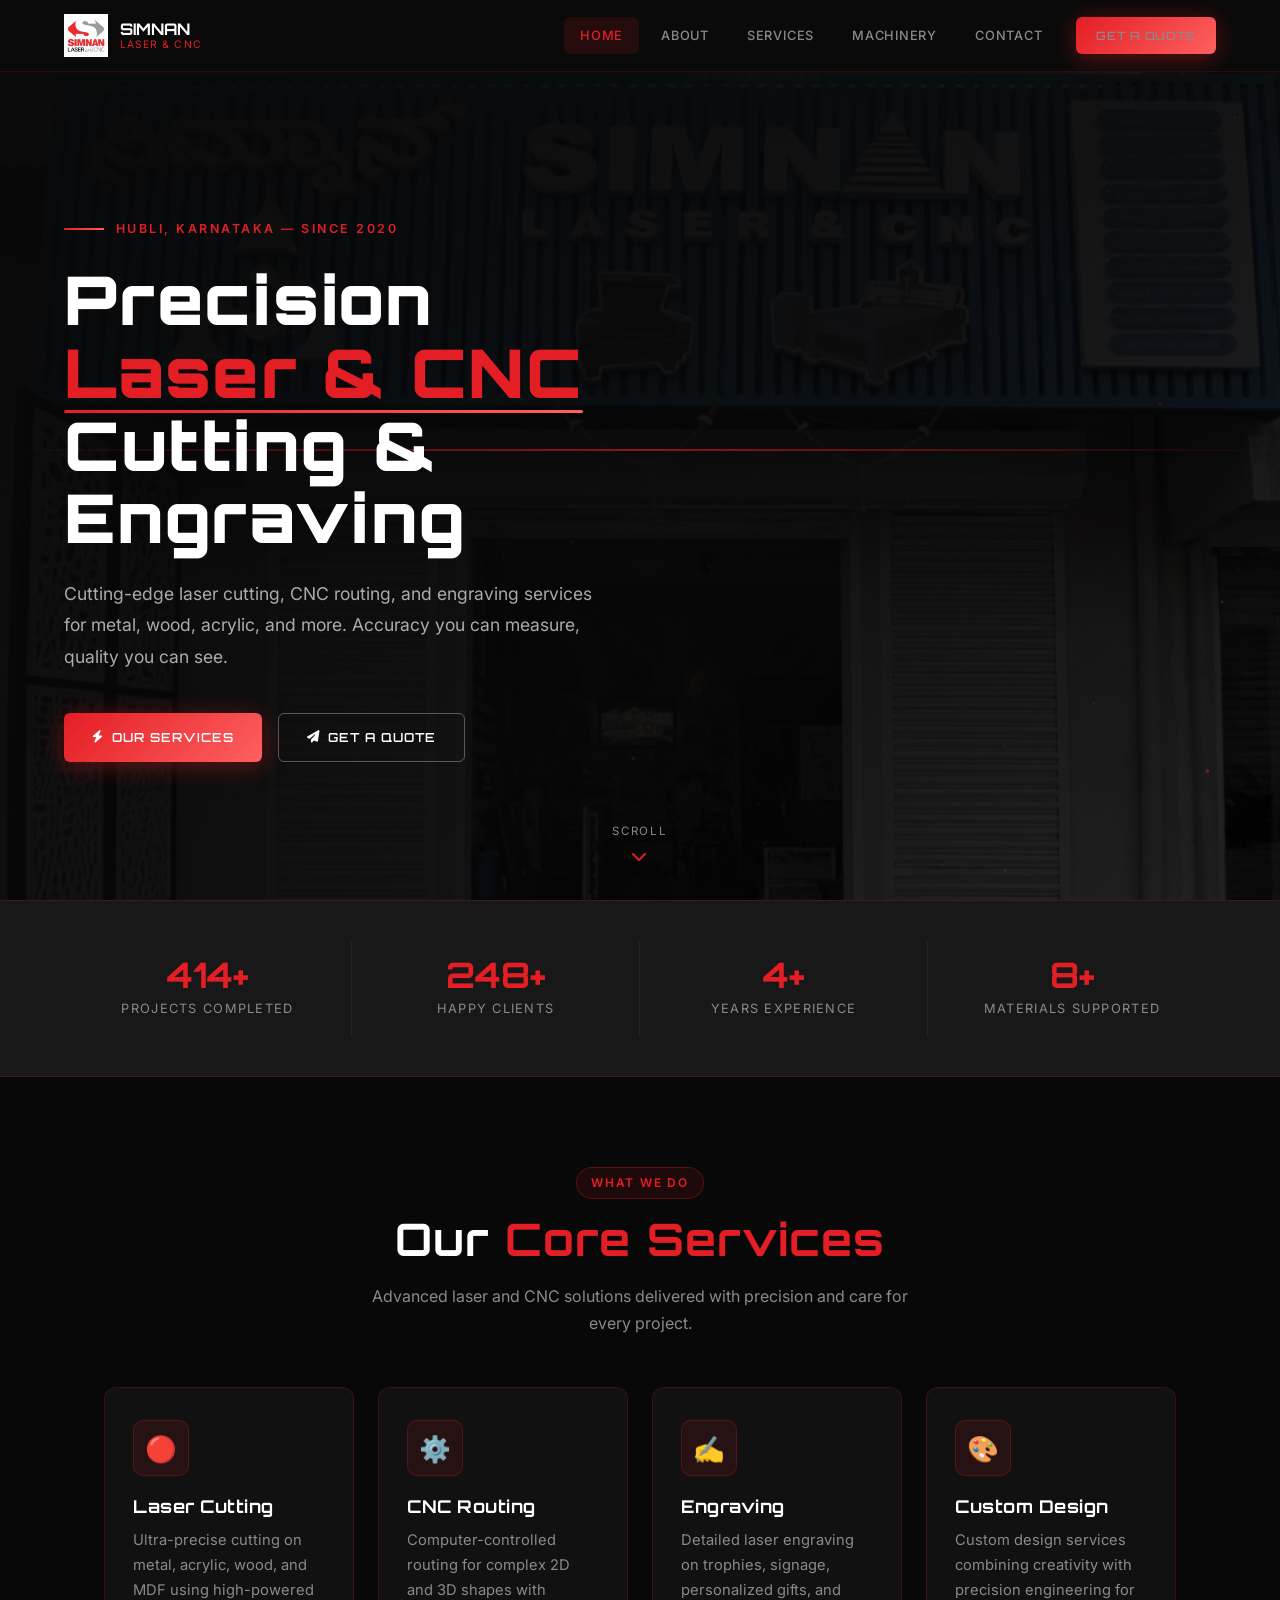
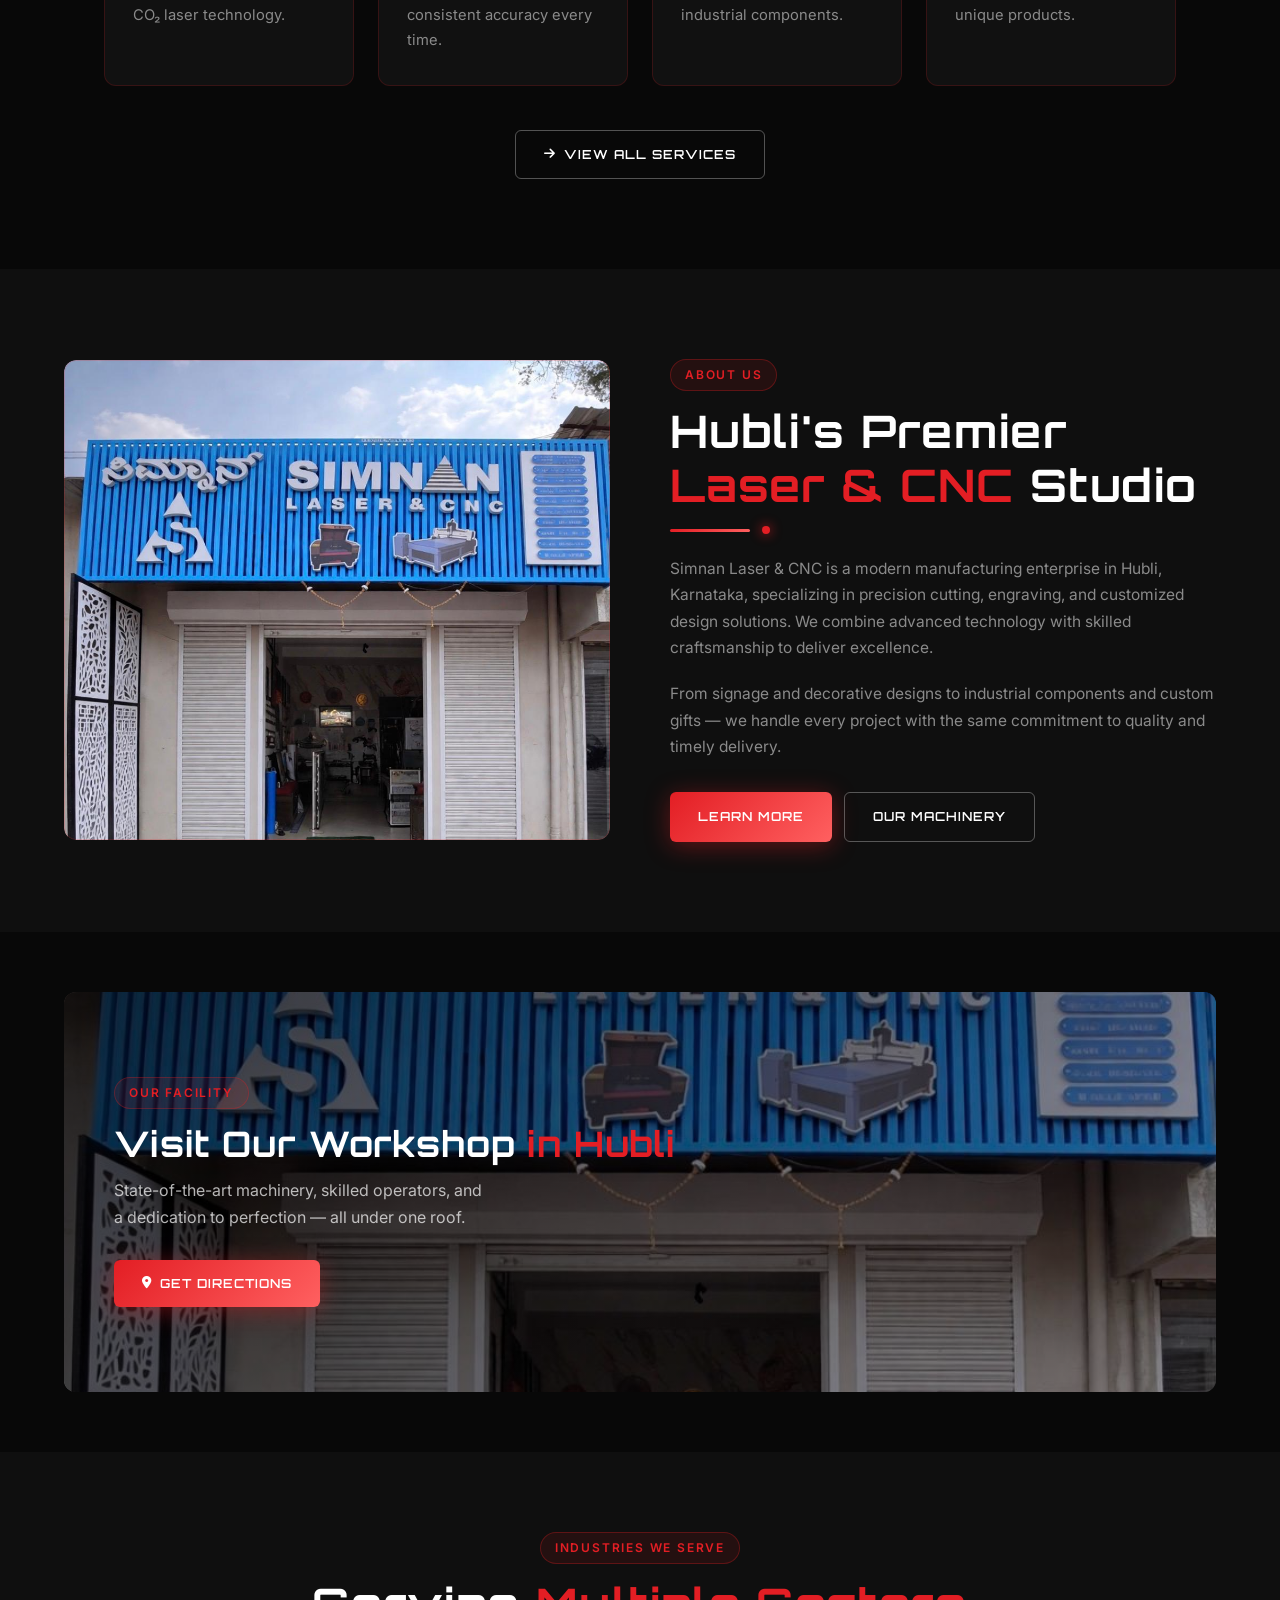
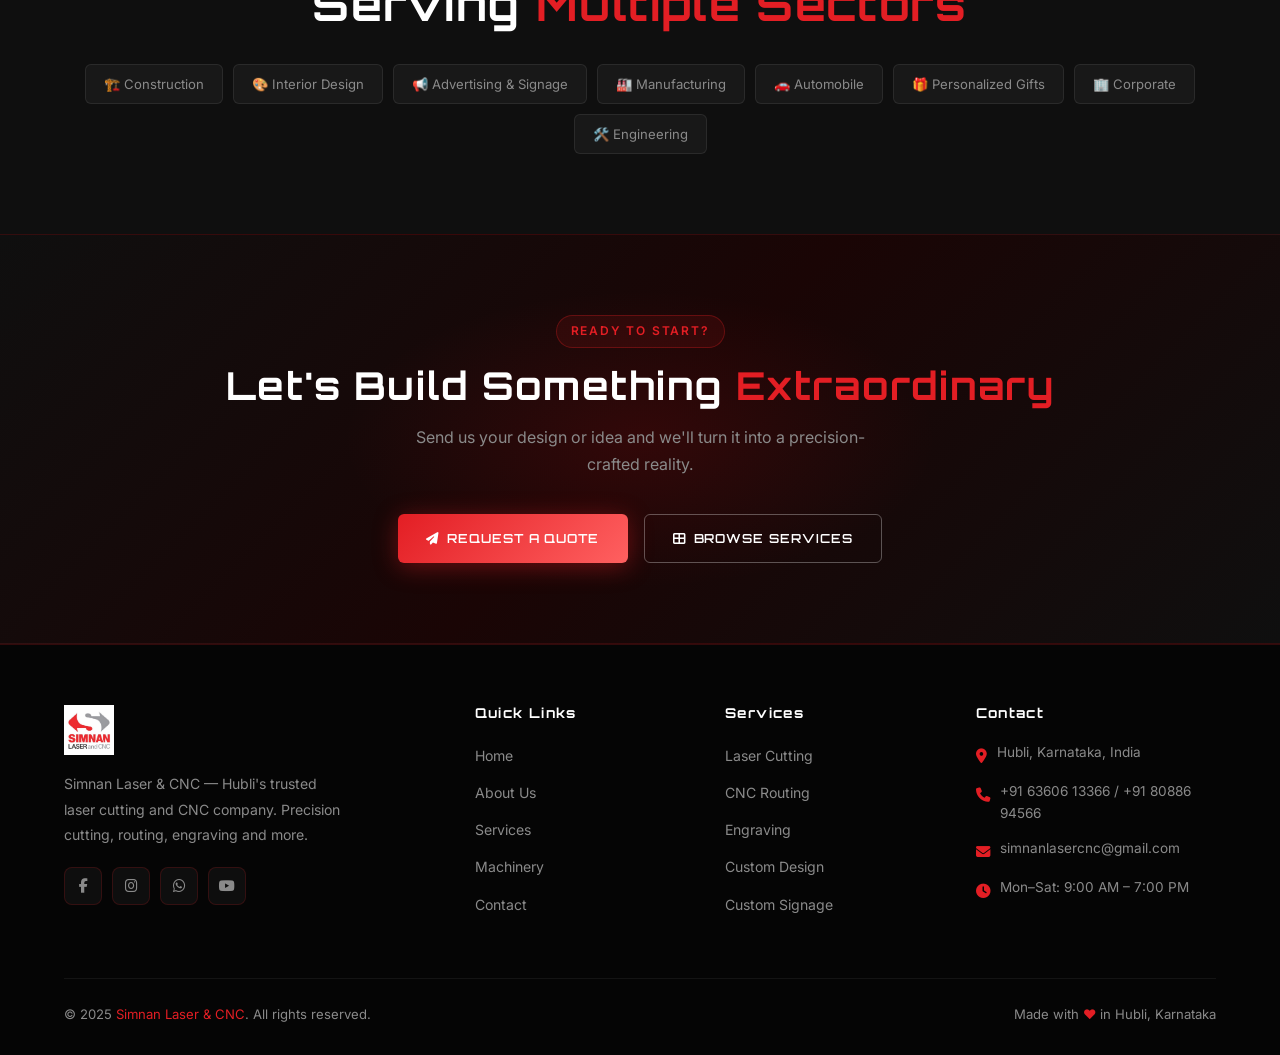
<file: index.html>
<!DOCTYPE html>
<html lang="en">
<head>
    <meta charset="UTF-8" />
    <meta name="viewport" content="width=device-width, initial-scale=1.0" />
    <title>Simnan Laser & CNC – Precision Cutting & Engraving, Hubli</title>
    <meta name="description" content="Simnan Laser & CNC – Hubli's leading precision laser cutting, CNC routing, and engraving service. Metal, wood, acrylic, and more." />
    <meta name="theme-color" content="#0a0a0a" />
    <link rel="preconnect" href="https://fonts.googleapis.com" />
    <link rel="preconnect" href="https://fonts.gstatic.com" crossorigin />
    <link href="https://fonts.googleapis.com/css2?family=Orbitron:wght@400;600;700;900&family=Inter:wght@300;400;500;600;700&display=swap" rel="stylesheet" />
    <link rel="stylesheet" href="https://cdnjs.cloudflare.com/ajax/libs/font-awesome/6.5.0/css/all.min.css" />
    <link rel="stylesheet" href="css/style.css" />
    <style>
        /* ===== HOME HERO ===== */
        .hero {
            position: relative;
            min-height: 100vh;
            display: flex;
            align-items: center;
            overflow: hidden;
            background: #050505;
        }
        .hero-bg {
            position: absolute;
            inset: 0;
            background: url('shop.jpeg') center/cover no-repeat;
            filter: brightness(0.18) saturate(0.6);
        }
        #heroCanvas {
            position: absolute;
            inset: 0;
            width: 100%;
            height: 100%;
            z-index: 0;
            pointer-events: none;
        }
        .hero-overlay {
            position: absolute;
            inset: 0;
            background: linear-gradient(135deg, rgba(8,8,8,0.92) 0%, rgba(8,8,8,0.6) 60%, transparent 100%);
        }
        .hero-content {
            position: relative;
            z-index: 2;
            padding: 0 5%;
            max-width: 780px;
            padding-top: 80px;
        }
        .hero-eyebrow {
            display: flex;
            align-items: center;
            gap: 12px;
            margin-bottom: 24px;
        }
        .hero-eyebrow-line {
            width: 40px;
            height: 2px;
            background: var(--gradient-red);
        }
        .hero-eyebrow span {
            font-size: 0.78rem;
            font-weight: 600;
            letter-spacing: 0.2em;
            text-transform: uppercase;
            color: var(--primary);
        }
        .hero h1 {
            font-size: clamp(2.4rem, 5.5vw, 4.2rem);
            font-weight: 900;
            color: var(--white);
            line-height: 1.08;
            margin-bottom: 24px;
        }
        .hero h1 .highlight {
            color: var(--primary);
            position: relative;
            display: inline-block;
        }
        .hero h1 .highlight::after {
            content: '';
            position: absolute;
            bottom: -4px; left: 0; right: 0;
            height: 3px;
            background: var(--gradient-red);
            border-radius: 2px;
            animation: lineGrow 1.2s ease 0.8s both;
        }
        @keyframes lineGrow { from { transform: scaleX(0); } to { transform: scaleX(1); } }
        .hero p {
            font-size: 1.1rem;
            color: rgba(240,240,240,0.7);
            max-width: 540px;
            margin-bottom: 40px;
            line-height: 1.8;
        }
        .hero-btns { display: flex; gap: 16px; flex-wrap: wrap; }
        .hero-scroll {
            position: absolute;
            bottom: 36px;
            left: 50%;
            transform: translateX(-50%);
            display: flex;
            flex-direction: column;
            align-items: center;
            gap: 6px;
            color: var(--text-muted);
            font-size: 0.72rem;
            letter-spacing: 0.15em;
            text-transform: uppercase;
            z-index: 2;
            animation: bounce 2s infinite;
        }
        @keyframes bounce { 0%,100%{transform:translateX(-50%) translateY(0)} 50%{transform:translateX(-50%) translateY(8px)} }
        .hero-scroll i { font-size: 1rem; color: var(--primary); }

        /* laser scan line */
        .scan-line {
            position: absolute;
            left: 0; right: 0;
            height: 2px;
            background: linear-gradient(90deg, transparent, rgba(227,30,36,0.6), transparent);
            animation: scan 4s linear infinite;
            z-index: 1;
        }
        @keyframes scan { 0%{top:-2px} 100%{top:100%} }

        /* ===== HOME ABOUT PREVIEW ===== */
        .about-preview-img {
            height: 480px;
        }
        .about-preview-img img {
            height: 100%;
            object-fit: cover;
            border-radius: var(--radius);
        }

        /* ===== SERVICE CARD ICONS ===== */
        .svc-icon { font-size: 1.6rem; }

        /* ===== INDUSTRIES ===== */
        .industries-section { padding: 80px 5%; background: var(--dark-2); }

        /* ===== SHOP BANNER ===== */
        .shop-banner {
            position: relative;
            height: 400px;
            overflow: hidden;
            border-radius: var(--radius);
            margin: 0 5%;
        }
        .shop-banner img { width: 100%; height: 100%; object-fit: cover; }
        .shop-banner-overlay {
            position: absolute;
            inset: 0;
            background: linear-gradient(135deg, rgba(0,0,0,0.75) 0%, rgba(0,0,0,0.3) 100%);
            display: flex;
            align-items: center;
            padding: 50px;
        }
        .shop-banner-text h2 { font-size: clamp(1.6rem, 3vw, 2.2rem); color: var(--white); margin-bottom: 12px; }
        .shop-banner-text p { color: rgba(255,255,255,0.7); font-size: 1rem; max-width: 380px; margin-bottom: 28px; }

        @media(max-width:700px) {
            .about-preview-img { height: 260px; }
            .shop-banner { height: auto; min-height: 280px; margin: 0; border-radius: 0; }
            .shop-banner-overlay { padding: 28px 20px; align-items: flex-end; }
            .shop-banner-text p { display: none; }
            .hero-content { padding-top: 60px; }
            .hero h1 { font-size: 2rem; }
            .hero p { font-size: 0.92rem; }
            .hero-scroll { display: none; }
        }
        @media(max-width:420px) {
            .about-preview-img { height: 220px; }
            .shop-banner-text h2 { font-size: 1.3rem; }
        }
    </style>
</head>
<body>

<!-- NAVBAR -->
<nav class="navbar">
    <a href="index.html" class="nav-logo">
        <img src="Logo.jpeg" alt="Simnan Laser & CNC Logo" />
        <div class="nav-logo-text">
            <span class="brand">SIMNAN</span>
            <span class="tagline">Laser &amp; CNC</span>
        </div>
    </a>
    <div class="nav-links">
        <a href="index.html">Home</a>
        <a href="about.html">About</a>
        <a href="services.html">Services</a>
        <a href="machinery.html">Machinery</a>
        <a href="contact.html">Contact</a>
        <a href="contact.html" class="btn btn-primary nav-cta" style="padding:9px 20px;font-size:0.72rem;">Get a Quote</a>
    </div>
    <div class="hamburger" aria-label="Toggle menu">
        <span></span><span></span><span></span>
    </div>
</nav>

<!-- HERO -->
<section class="hero">
    <div class="hero-bg"></div>
    <canvas id="heroCanvas"></canvas>
    <div class="hero-overlay"></div>
    <div class="scan-line"></div>
    <div class="hero-content">
        <div class="hero-eyebrow">
            <div class="hero-eyebrow-line"></div>
            <span>Hubli, Karnataka — Since 2020</span>
        </div>
        <h1>Precision <span class="highlight">Laser &amp; CNC</span><br />Cutting & Engraving</h1>
        <p>Cutting-edge laser cutting, CNC routing, and engraving services for metal, wood, acrylic, and more. Accuracy you can measure, quality you can see.</p>
        <div class="hero-btns">
            <a href="services.html" class="btn btn-primary"><i class="fas fa-bolt"></i> Our Services</a>
            <a href="contact.html" class="btn btn-outline"><i class="fas fa-paper-plane"></i> Get a Quote</a>
        </div>
    </div>
    <div class="hero-scroll">
        <span>Scroll</span>
        <i class="fas fa-chevron-down"></i>
    </div>
</section>

<!-- STATS BAR -->
<div class="stats-bar">
    <div class="stats-grid container">
        <div class="stat-item reveal">
            <div class="stat-number" data-target="500" data-suffix="+">0+</div>
            <div class="stat-label">Projects Completed</div>
        </div>
        <div class="stat-item reveal delay-1">
            <div class="stat-number" data-target="300" data-suffix="+">0+</div>
            <div class="stat-label">Happy Clients</div>
        </div>
        <div class="stat-item reveal delay-2">
            <div class="stat-number" data-target="5" data-suffix="+">0+</div>
            <div class="stat-label">Years Experience</div>
        </div>
        <div class="stat-item reveal delay-3">
            <div class="stat-number" data-target="10" data-suffix="+">0+</div>
            <div class="stat-label">Materials Supported</div>
        </div>
    </div>
</div>

<!-- SERVICES PREVIEW -->
<section class="section container">
    <div class="text-center">
        <div class="section-tag reveal">What We Do</div>
        <h2 class="section-title reveal delay-1">Our <span>Core Services</span></h2>
        <p class="section-subtitle reveal delay-2">Advanced laser and CNC solutions delivered with precision and care for every project.</p>
    </div>
    <div class="grid-4">
        <div class="card reveal delay-1">
            <div class="card-icon"><span class="svc-icon">🔴</span></div>
            <h3>Laser Cutting</h3>
            <p>Ultra-precise cutting on metal, acrylic, wood, and MDF using high-powered CO₂ laser technology.</p>
        </div>
        <div class="card reveal delay-2">
            <div class="card-icon"><span class="svc-icon">⚙️</span></div>
            <h3>CNC Routing</h3>
            <p>Computer-controlled routing for complex 2D and 3D shapes with consistent accuracy every time.</p>
        </div>
        <div class="card reveal delay-3">
            <div class="card-icon"><span class="svc-icon">✍️</span></div>
            <h3>Engraving</h3>
            <p>Detailed laser engraving on trophies, signage, personalized gifts, and industrial components.</p>
        </div>
        <div class="card reveal delay-4">
            <div class="card-icon"><span class="svc-icon">🎨</span></div>
            <h3>Custom Design</h3>
            <p>Custom design services combining creativity with precision engineering for unique products.</p>
        </div>
    </div>
    <div class="text-center" style="margin-top:44px;">
        <a href="services.html" class="btn btn-outline"><i class="fas fa-arrow-right"></i> View All Services</a>
    </div>
</section>

<!-- ABOUT PREVIEW -->
<section class="section section-alt">
    <div class="grid-2 container">
        <div class="about-preview-img img-frame reveal-left">
            <img src="shop.jpeg" alt="Simnan Laser & CNC Shop" />
        </div>
        <div class="reveal-right">
            <div class="section-tag">About Us</div>
            <h2 class="section-title">Hubli's Premier <span>Laser & CNC</span> Studio</h2>
            <div class="laser-line"></div>
            <p style="color:var(--text-muted);margin-bottom:20px;font-size:0.97rem;">Simnan Laser & CNC is a modern manufacturing enterprise in Hubli, Karnataka, specializing in precision cutting, engraving, and customized design solutions. We combine advanced technology with skilled craftsmanship to deliver excellence.</p>
            <p style="color:var(--text-muted);margin-bottom:32px;font-size:0.97rem;">From signage and decorative designs to industrial components and custom gifts — we handle every project with the same commitment to quality and timely delivery.</p>
            <div style="display:flex;gap:12px;flex-wrap:wrap;">
                <a href="about.html" class="btn btn-primary">Learn More</a>
                <a href="machinery.html" class="btn btn-outline">Our Machinery</a>
            </div>
        </div>
    </div>
</section>

<!-- SHOP BANNER -->
<div style="padding:60px 0;">
    <div class="shop-banner reveal">
        <img src="shop.jpeg" alt="Simnan Laser & CNC — Hubli" />
        <div class="shop-banner-overlay">
            <div class="shop-banner-text">
                <div class="section-tag">Our Facility</div>
                <h2>Visit Our Workshop <span style="color:var(--primary)">in Hubli</span></h2>
                <p>State-of-the-art machinery, skilled operators, and a dedication to perfection — all under one roof.</p>
                <a href="contact.html" class="btn btn-primary"><i class="fas fa-map-marker-alt"></i> Get Directions</a>
            </div>
        </div>
    </div>
</div>

<!-- INDUSTRIES -->
<section class="industries-section">
    <div class="container text-center">
        <div class="section-tag reveal">Industries We Serve</div>
        <h2 class="section-title reveal delay-1">Serving <span>Multiple Sectors</span></h2>
        <div class="industry-tags reveal delay-2" style="justify-content:center;margin-top:32px;">
            <div class="industry-tag">🏗️ Construction</div>
            <div class="industry-tag">🎨 Interior Design</div>
            <div class="industry-tag">📢 Advertising & Signage</div>
            <div class="industry-tag">🏭 Manufacturing</div>
            <div class="industry-tag">🚗 Automobile</div>
            <div class="industry-tag">🎁 Personalized Gifts</div>
            <div class="industry-tag">🏢 Corporate</div>
            <div class="industry-tag">🛠️ Engineering</div>
        </div>
    </div>
</section>

<!-- CTA -->
<section class="cta-section">
    <div class="section-tag reveal">Ready to Start?</div>
    <h2 class="reveal delay-1">Let's Build Something <span style="color:var(--primary)">Extraordinary</span></h2>
    <p class="reveal delay-2">Send us your design or idea and we'll turn it into a precision-crafted reality.</p>
    <div class="cta-buttons reveal delay-3">
        <a href="contact.html" class="btn btn-primary"><i class="fas fa-paper-plane"></i> Request a Quote</a>
        <a href="services.html" class="btn btn-outline"><i class="fas fa-th-large"></i> Browse Services</a>
    </div>
</section>

<!-- FOOTER -->
<footer>
    <div class="footer-grid container">
        <div class="footer-brand">
            <img src="Logo.jpeg" alt="Simnan Laser & CNC" />
            <p>Simnan Laser & CNC — Hubli's trusted laser cutting and CNC company. Precision cutting, routing, engraving and more.</p>
            <div class="footer-social">
                <a href="#" class="social-btn" aria-label="Facebook"><i class="fab fa-facebook-f"></i></a>
                <a href="#" class="social-btn" aria-label="Instagram"><i class="fab fa-instagram"></i></a>
                <a href="#" class="social-btn" aria-label="WhatsApp"><i class="fab fa-whatsapp"></i></a>
                <a href="#" class="social-btn" aria-label="YouTube"><i class="fab fa-youtube"></i></a>
            </div>
        </div>
        <div class="footer-col">
            <h4>Quick Links</h4>
            <ul>
                <li><a href="index.html">Home</a></li>
                <li><a href="about.html">About Us</a></li>
                <li><a href="services.html">Services</a></li>
                <li><a href="machinery.html">Machinery</a></li>
                <li><a href="contact.html">Contact</a></li>
            </ul>
        </div>
        <div class="footer-col">
            <h4>Services</h4>
            <ul>
                <li><a href="services.html">Laser Cutting</a></li>
                <li><a href="services.html">CNC Routing</a></li>
                <li><a href="services.html">Engraving</a></li>
                <li><a href="services.html">Custom Design</a></li>
                <li><a href="services.html">Custom Signage</a></li>
            </ul>
        </div>
        <div class="footer-col">
            <h4>Contact</h4>
            <div class="footer-contact-item">
                <span class="icon"><i class="fas fa-map-marker-alt"></i></span>
                <span>Hubli, Karnataka, India</span>
            </div>
            <div class="footer-contact-item">
                <span class="icon"><i class="fas fa-phone"></i></span>
                <span><a href="tel:+916360613366">+91 63606 13366</a> / <a href="tel:+918088694566">+91 80886 94566</a></span>
            </div>
            <div class="footer-contact-item">
                <span class="icon"><i class="fas fa-envelope"></i></span>
                <span><a href="mailto:simnanlasercnc@gmail.com">simnanlasercnc@gmail.com</a></span>
            </div>
            <div class="footer-contact-item">
                <span class="icon"><i class="fas fa-clock"></i></span>
                <span>Mon–Sat: 9:00 AM – 7:00 PM</span>
            </div>
        </div>
    </div>
    <div class="footer-bottom container">
        <p>© 2025 <span>Simnan Laser & CNC</span>. All rights reserved.</p>
        <p>Made with <span>♥</span> in Hubli, Karnataka</p>
    </div>
</footer>

<script src="js/main.js"></script>
</body>
</html>
</file>
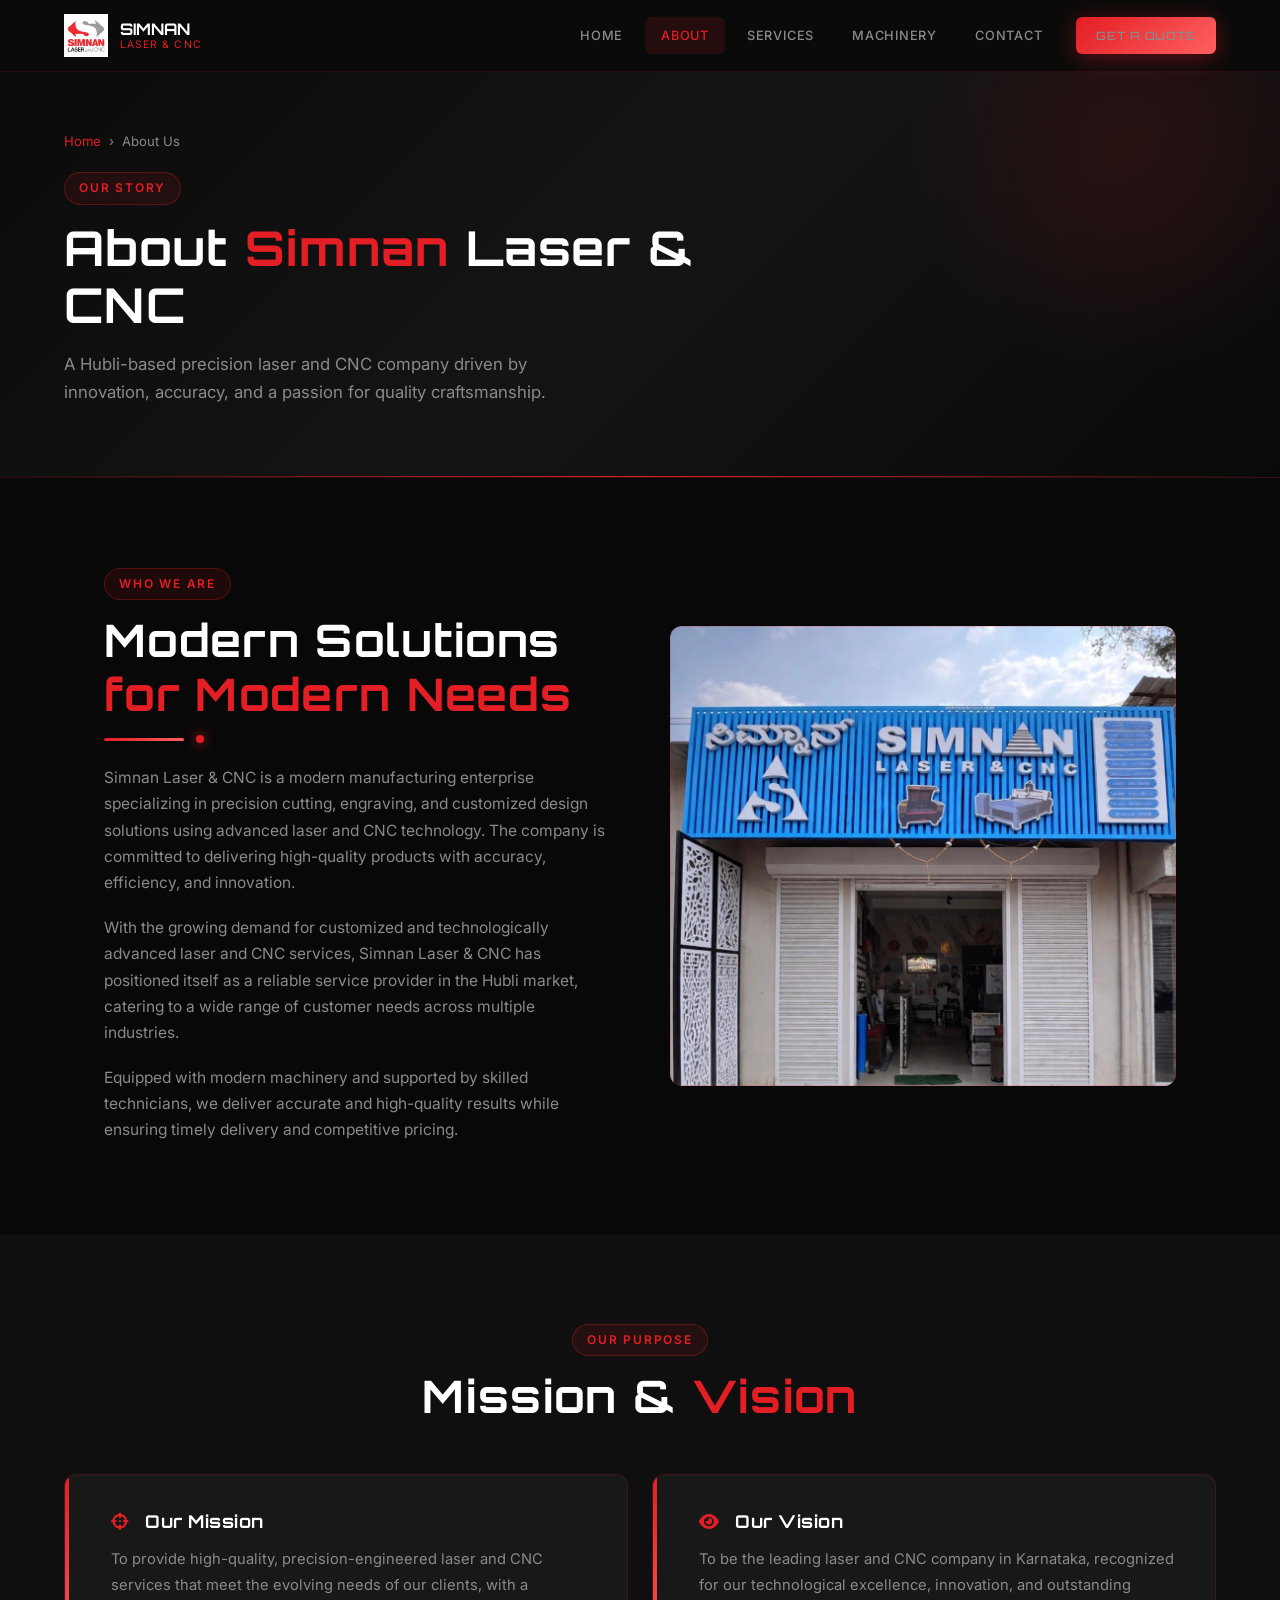
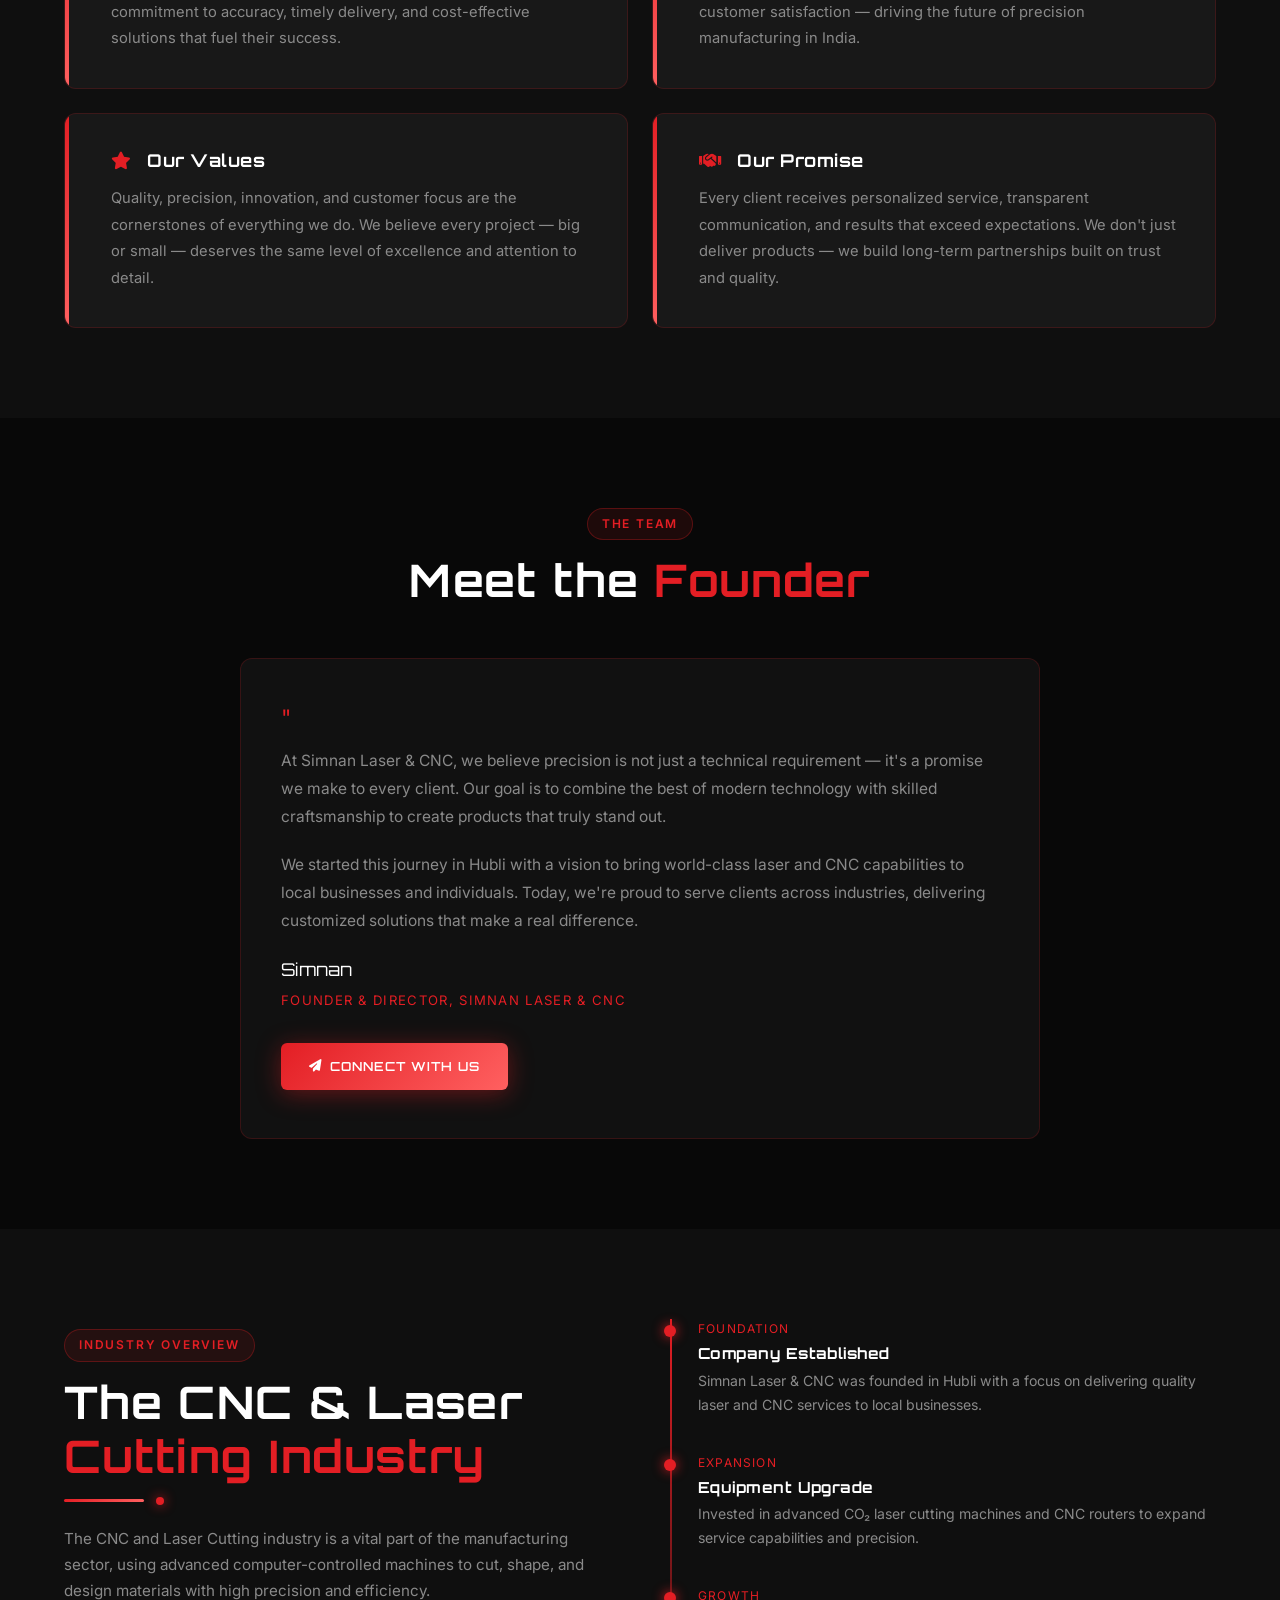
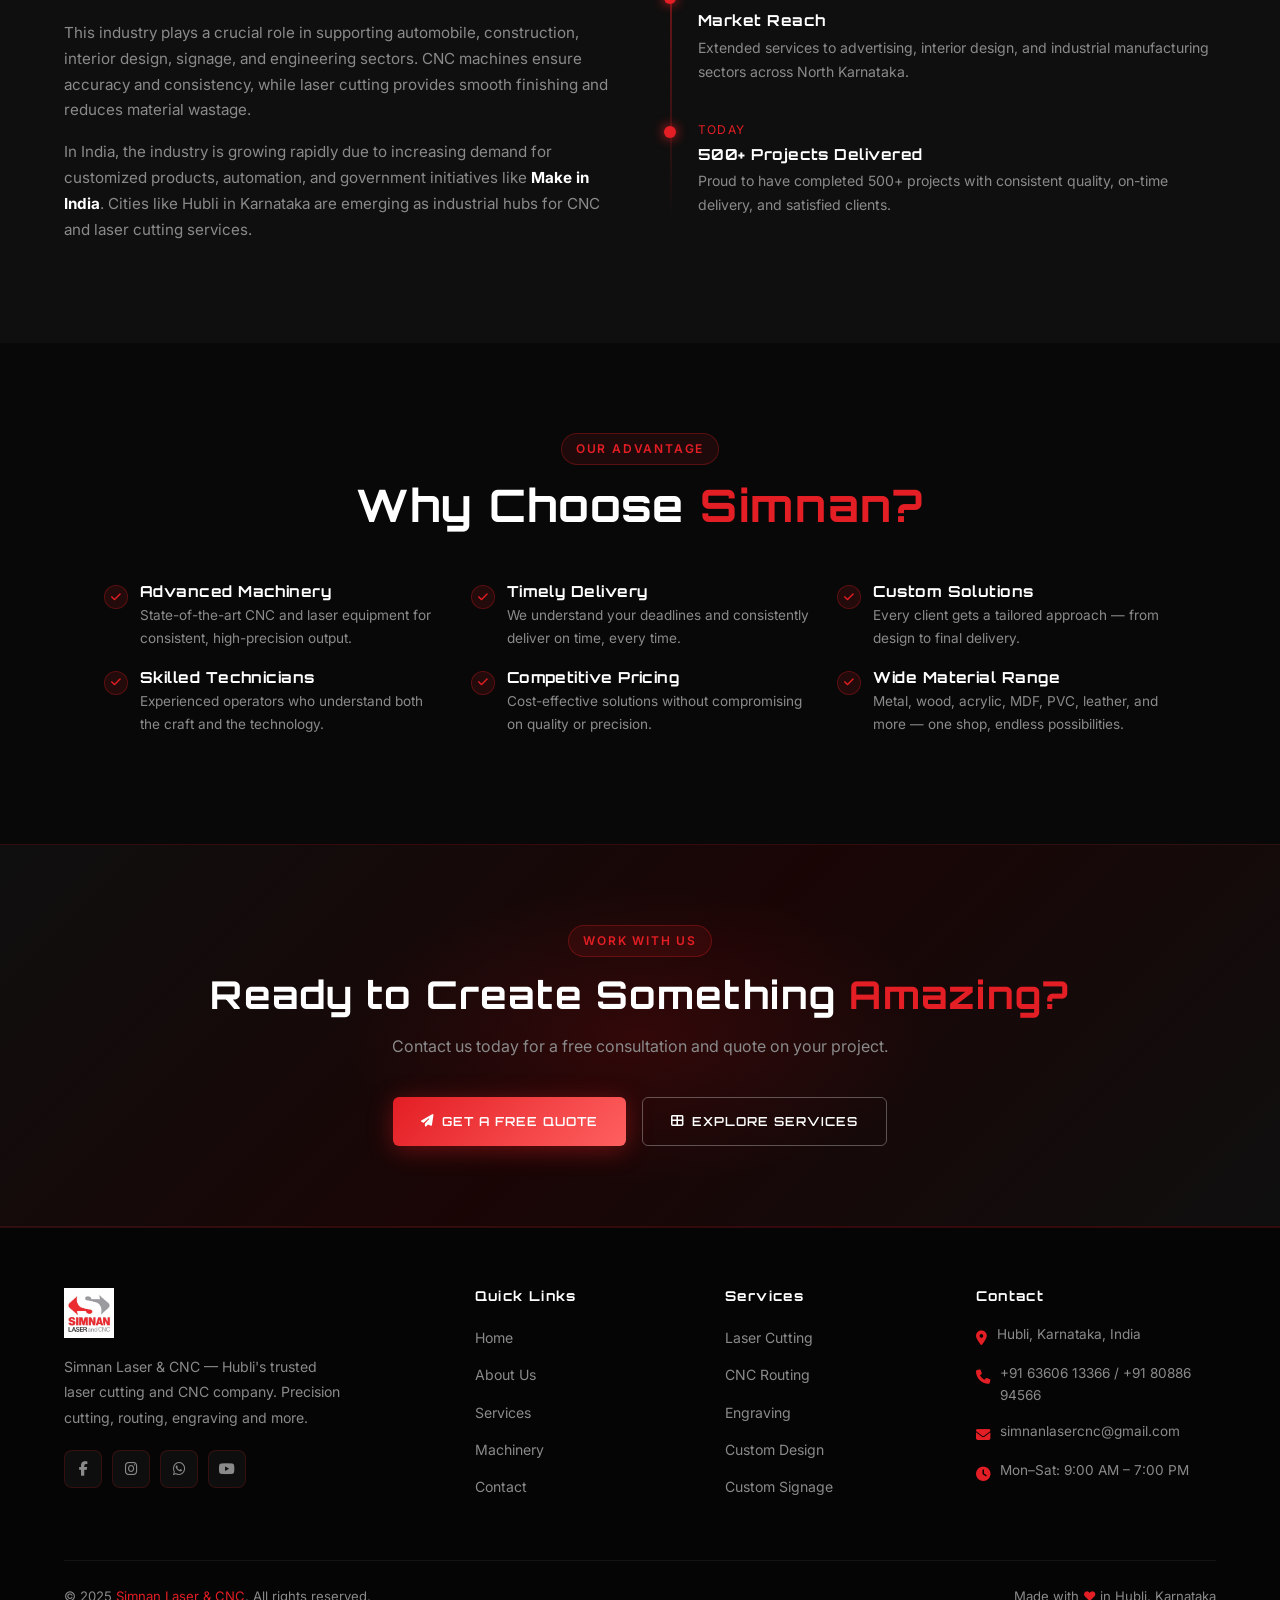
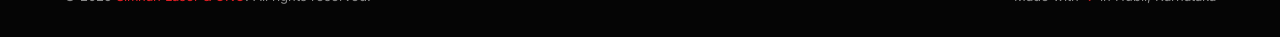
<file: about.html>
<!DOCTYPE html>
<html lang="en">
<head>
    <meta charset="UTF-8" />
    <meta name="viewport" content="width=device-width, initial-scale=1.0" />
    <title>About Us – Simnan Laser & CNC</title>
    <meta name="theme-color" content="#0a0a0a" />
    <meta name="description" content="Learn about Simnan Laser & CNC – Hubli's modern precision laser cutting and CNC company specializing in cutting, engraving, and custom design." />
    <link rel="preconnect" href="https://fonts.googleapis.com" />
    <link rel="preconnect" href="https://fonts.gstatic.com" crossorigin />
    <link href="https://fonts.googleapis.com/css2?family=Orbitron:wght@400;600;700;900&family=Inter:wght@300;400;500;600;700&display=swap" rel="stylesheet" />
    <link rel="stylesheet" href="https://cdnjs.cloudflare.com/ajax/libs/font-awesome/6.5.0/css/all.min.css" />
    <link rel="stylesheet" href="css/style.css" />
    <style>
        .founder-card {
            background: var(--card-bg);
            border: 1px solid var(--card-border);
            border-radius: var(--radius);
            overflow: hidden;
            max-width: 800px;
            margin: 0 auto;
        }
        .founder-info { padding: 48px 40px; display: flex; flex-direction: column; justify-content: center; }
        .founder-quote {
            font-size: 1.5rem;
            color: var(--primary);
            line-height: 1;
            margin-bottom: 16px;
        }
        .founder-info p { color: var(--text-muted); font-size: 0.97rem; line-height: 1.8; margin-bottom: 20px; }
        .founder-name { font-family: var(--font-head); font-size: 1.1rem; color: var(--white); }
        .founder-role { font-size: 0.82rem; color: var(--primary); margin-top: 4px; text-transform: uppercase; letter-spacing: 0.1em; }

        .mv-grid { display: grid; grid-template-columns: 1fr 1fr; gap: 24px; margin-top: 50px; }
        .mv-card {
            background: var(--card-bg);
            border: 1px solid var(--card-border);
            border-radius: var(--radius);
            padding: 36px 30px;
            position: relative;
            overflow: hidden;
        }
        .mv-card::before {
            content: '';
            position: absolute;
            top: 0; left: 0;
            width: 4px; height: 100%;
            background: var(--gradient-red);
        }
        .mv-card h3 { font-size: 1.1rem; color: var(--white); margin-bottom: 14px; padding-left: 16px; }
        .mv-card p { color: var(--text-muted); font-size: 0.92rem; line-height: 1.8; padding-left: 16px; }

        .timeline { position: relative; padding-left: 28px; }
        .timeline::before { content: ''; position: absolute; left: 0; top: 0; bottom: 0; width: 2px; background: linear-gradient(to bottom, var(--primary), transparent); }
        .timeline-item { position: relative; margin-bottom: 36px; }
        .timeline-item::before {
            content: '';
            position: absolute;
            left: -34px; top: 6px;
            width: 12px; height: 12px;
            background: var(--primary);
            border-radius: 50%;
            box-shadow: 0 0 12px var(--primary);
        }
        .timeline-item h4 { font-size: 0.95rem; color: var(--white); margin-bottom: 5px; }
        .timeline-item span { font-size: 0.75rem; color: var(--primary); text-transform: uppercase; letter-spacing: 0.1em; display: block; margin-bottom: 6px; }
        .timeline-item p { font-size: 0.88rem; color: var(--text-muted); line-height: 1.7; }

        @media(max-width:768px) {
            .founder-card { grid-template-columns: 1fr; }
            .founder-img { min-height: 280px; }
            .founder-info { padding: 28px 22px; }
            .mv-grid { grid-template-columns: 1fr; }
            .timeline { padding-left: 20px; }
            .timeline-item::before { left: -26px; }
        }
        @media(max-width:480px) {
            .founder-quote { font-size: 1.2rem; }
            .mv-card { padding: 24px 18px; }
            .mv-card h3, .mv-card p { padding-left: 10px; }
        }
    </style>
</head>
<body>

<!-- NAVBAR -->
<nav class="navbar">
    <a href="index.html" class="nav-logo">
        <img src="Logo.jpeg" alt="Simnan Laser & CNC Logo" />
        <div class="nav-logo-text">
            <span class="brand">SIMNAN</span>
            <span class="tagline">Laser &amp; CNC</span>
        </div>
    </a>
    <div class="nav-links">
        <a href="index.html">Home</a>
        <a href="about.html">About</a>
        <a href="services.html">Services</a>
        <a href="machinery.html">Machinery</a>
        <a href="contact.html">Contact</a>
        <a href="contact.html" class="btn btn-primary nav-cta" style="padding:9px 20px;font-size:0.72rem;">Get a Quote</a>
    </div>
    <div class="hamburger" aria-label="Toggle menu">
        <span></span><span></span><span></span>
    </div>
</nav>

<!-- PAGE HERO -->
<div class="page-hero">
    <div class="page-hero-content">
        <div class="breadcrumb">
            <a href="index.html">Home</a>
            <span>›</span>
            <span>About Us</span>
        </div>
        <div class="section-tag">Our Story</div>
        <h1>About <span style="color:var(--primary)">Simnan</span> Laser & CNC</h1>
        <p>A Hubli-based precision laser and CNC company driven by innovation, accuracy, and a passion for quality craftsmanship.</p>
    </div>
</div>

<!-- COMPANY OVERVIEW -->
<section class="section container">
    <div class="grid-2">
        <div class="reveal-left">
            <div class="section-tag">Who We Are</div>
            <h2 class="section-title">Modern Solutions <span>for Modern Needs</span></h2>
            <div class="laser-line"></div>
            <p style="color:var(--text-muted);margin-bottom:18px;font-size:0.97rem;">Simnan Laser & CNC is a modern manufacturing enterprise specializing in precision cutting, engraving, and customized design solutions using advanced laser and CNC technology. The company is committed to delivering high-quality products with accuracy, efficiency, and innovation.</p>
            <p style="color:var(--text-muted);margin-bottom:18px;font-size:0.97rem;">With the growing demand for customized and technologically advanced laser and CNC services, Simnan Laser & CNC has positioned itself as a reliable service provider in the Hubli market, catering to a wide range of customer needs across multiple industries.</p>
            <p style="color:var(--text-muted);font-size:0.97rem;">Equipped with modern machinery and supported by skilled technicians, we deliver accurate and high-quality results while ensuring timely delivery and competitive pricing.</p>
        </div>
        <div class="reveal-right">
            <div class="img-frame" style="height:460px;">
                <img src="shop.jpeg" alt="Simnan Laser & CNC Workshop – Hubli" />
            </div>
        </div>
    </div>
</section>

<!-- MISSION & VISION -->
<section class="section section-alt">
    <div class="container">
        <div class="text-center">
            <div class="section-tag reveal">Our Purpose</div>
            <h2 class="section-title reveal delay-1">Mission &amp; <span>Vision</span></h2>
        </div>
        <div class="mv-grid">
            <div class="mv-card reveal delay-1">
                <h3><i class="fas fa-crosshairs" style="color:var(--primary);margin-right:10px;"></i> Our Mission</h3>
                <p>To provide high-quality, precision-engineered laser and CNC services that meet the evolving needs of our clients, with a commitment to accuracy, timely delivery, and cost-effective solutions that fuel their success.</p>
            </div>
            <div class="mv-card reveal delay-2">
                <h3><i class="fas fa-eye" style="color:var(--primary);margin-right:10px;"></i> Our Vision</h3>
                <p>To be the leading laser and CNC company in Karnataka, recognized for our technological excellence, innovation, and outstanding customer satisfaction — driving the future of precision manufacturing in India.</p>
            </div>
            <div class="mv-card reveal delay-3">
                <h3><i class="fas fa-star" style="color:var(--primary);margin-right:10px;"></i> Our Values</h3>
                <p>Quality, precision, innovation, and customer focus are the cornerstones of everything we do. We believe every project — big or small — deserves the same level of excellence and attention to detail.</p>
            </div>
            <div class="mv-card reveal delay-4">
                <h3><i class="fas fa-handshake" style="color:var(--primary);margin-right:10px;"></i> Our Promise</h3>
                <p>Every client receives personalized service, transparent communication, and results that exceed expectations. We don't just deliver products — we build long-term partnerships built on trust and quality.</p>
            </div>
        </div>
    </div>
</section>

<!-- FOUNDER -->
<section class="section container">
    <div class="text-center" style="margin-bottom:50px;">
        <div class="section-tag reveal">The Team</div>
        <h2 class="section-title reveal delay-1">Meet the <span>Founder</span></h2>
    </div>
    <div class="founder-card reveal">
        <div class="founder-info" style="border-radius:var(--radius);">
            <div class="founder-quote">"</div>
            <p>At Simnan Laser & CNC, we believe precision is not just a technical requirement — it's a promise we make to every client. Our goal is to combine the best of modern technology with skilled craftsmanship to create products that truly stand out.</p>
            <p>We started this journey in Hubli with a vision to bring world-class laser and CNC capabilities to local businesses and individuals. Today, we're proud to serve clients across industries, delivering customized solutions that make a real difference.</p>
            <div class="founder-name">Simnan</div>
            <div class="founder-role">Founder &amp; Director, Simnan Laser &amp; CNC</div>
            <div style="margin-top:24px;">
                <a href="contact.html" class="btn btn-primary" style="margin-top:8px;"><i class="fas fa-paper-plane"></i> Connect With Us</a>
            </div>
        </div>
    </div>
</section>

<!-- INDUSTRY CONTEXT -->
<section class="section section-alt">
    <div class="grid-2 container">
        <div class="reveal-left">
            <div class="section-tag">Industry Overview</div>
            <h2 class="section-title">The CNC &amp; Laser <span>Cutting Industry</span></h2>
            <div class="laser-line"></div>
            <p style="color:var(--text-muted);margin-bottom:16px;font-size:0.95rem;">The CNC and Laser Cutting industry is a vital part of the manufacturing sector, using advanced computer-controlled machines to cut, shape, and design materials with high precision and efficiency.</p>
            <p style="color:var(--text-muted);margin-bottom:16px;font-size:0.95rem;">This industry plays a crucial role in supporting automobile, construction, interior design, signage, and engineering sectors. CNC machines ensure accuracy and consistency, while laser cutting provides smooth finishing and reduces material wastage.</p>
            <p style="color:var(--text-muted);font-size:0.95rem;">In India, the industry is growing rapidly due to increasing demand for customized products, automation, and government initiatives like <strong style="color:var(--white)">Make in India</strong>. Cities like Hubli in Karnataka are emerging as industrial hubs for CNC and laser cutting services.</p>
        </div>
        <div class="reveal-right">
            <div class="timeline">
                <div class="timeline-item">
                    <span>Foundation</span>
                    <h4>Company Established</h4>
                    <p>Simnan Laser & CNC was founded in Hubli with a focus on delivering quality laser and CNC services to local businesses.</p>
                </div>
                <div class="timeline-item">
                    <span>Expansion</span>
                    <h4>Equipment Upgrade</h4>
                    <p>Invested in advanced CO₂ laser cutting machines and CNC routers to expand service capabilities and precision.</p>
                </div>
                <div class="timeline-item">
                    <span>Growth</span>
                    <h4>Market Reach</h4>
                    <p>Extended services to advertising, interior design, and industrial manufacturing sectors across North Karnataka.</p>
                </div>
                <div class="timeline-item">
                    <span>Today</span>
                    <h4>500+ Projects Delivered</h4>
                    <p>Proud to have completed 500+ projects with consistent quality, on-time delivery, and satisfied clients.</p>
                </div>
            </div>
        </div>
    </div>
</section>

<!-- WHY CHOOSE US -->
<section class="section container">
    <div class="text-center" style="margin-bottom:50px;">
        <div class="section-tag reveal">Our Advantage</div>
        <h2 class="section-title reveal delay-1">Why Choose <span>Simnan?</span></h2>
    </div>
    <div class="grid-3">
        <div class="reveal delay-1">
            <div class="check-item"><div class="check-icon"><i class="fas fa-check"></i></div><div class="check-content"><h4>Advanced Machinery</h4><p>State-of-the-art CNC and laser equipment for consistent, high-precision output.</p></div></div>
            <div class="check-item"><div class="check-icon"><i class="fas fa-check"></i></div><div class="check-content"><h4>Skilled Technicians</h4><p>Experienced operators who understand both the craft and the technology.</p></div></div>
        </div>
        <div class="reveal delay-2">
            <div class="check-item"><div class="check-icon"><i class="fas fa-check"></i></div><div class="check-content"><h4>Timely Delivery</h4><p>We understand your deadlines and consistently deliver on time, every time.</p></div></div>
            <div class="check-item"><div class="check-icon"><i class="fas fa-check"></i></div><div class="check-content"><h4>Competitive Pricing</h4><p>Cost-effective solutions without compromising on quality or precision.</p></div></div>
        </div>
        <div class="reveal delay-3">
            <div class="check-item"><div class="check-icon"><i class="fas fa-check"></i></div><div class="check-content"><h4>Custom Solutions</h4><p>Every client gets a tailored approach — from design to final delivery.</p></div></div>
            <div class="check-item"><div class="check-icon"><i class="fas fa-check"></i></div><div class="check-content"><h4>Wide Material Range</h4><p>Metal, wood, acrylic, MDF, PVC, leather, and more — one shop, endless possibilities.</p></div></div>
        </div>
    </div>
</section>

<!-- CTA -->
<section class="cta-section">
    <div class="section-tag reveal">Work With Us</div>
    <h2 class="reveal delay-1">Ready to Create Something <span style="color:var(--primary)">Amazing?</span></h2>
    <p class="reveal delay-2">Contact us today for a free consultation and quote on your project.</p>
    <div class="cta-buttons reveal delay-3">
        <a href="contact.html" class="btn btn-primary"><i class="fas fa-paper-plane"></i> Get a Free Quote</a>
        <a href="services.html" class="btn btn-outline"><i class="fas fa-th-large"></i> Explore Services</a>
    </div>
</section>

<!-- FOOTER -->
<footer>
    <div class="footer-grid container">
        <div class="footer-brand">
            <img src="Logo.jpeg" alt="Simnan Laser & CNC" />
            <p>Simnan Laser & CNC — Hubli's trusted laser cutting and CNC company. Precision cutting, routing, engraving and more.</p>
            <div class="footer-social">
                <a href="#" class="social-btn"><i class="fab fa-facebook-f"></i></a>
                <a href="#" class="social-btn"><i class="fab fa-instagram"></i></a>
                <a href="#" class="social-btn"><i class="fab fa-whatsapp"></i></a>
                <a href="#" class="social-btn"><i class="fab fa-youtube"></i></a>
            </div>
        </div>
        <div class="footer-col">
            <h4>Quick Links</h4>
            <ul>
                <li><a href="index.html">Home</a></li>
                <li><a href="about.html">About Us</a></li>
                <li><a href="services.html">Services</a></li>
                <li><a href="machinery.html">Machinery</a></li>
                <li><a href="contact.html">Contact</a></li>
            </ul>
        </div>
        <div class="footer-col">
            <h4>Services</h4>
            <ul>
                <li><a href="services.html">Laser Cutting</a></li>
                <li><a href="services.html">CNC Routing</a></li>
                <li><a href="services.html">Engraving</a></li>
                <li><a href="services.html">Custom Design</a></li>
                <li><a href="services.html">Custom Signage</a></li>
            </ul>
        </div>
        <div class="footer-col">
            <h4>Contact</h4>
            <div class="footer-contact-item"><span class="icon"><i class="fas fa-map-marker-alt"></i></span><span>Hubli, Karnataka, India</span></div>
            <div class="footer-contact-item"><span class="icon"><i class="fas fa-phone"></i></span><span><a href="tel:+916360613366">+91 63606 13366</a> / <a href="tel:+918088694566">+91 80886 94566</a></span></div>
            <div class="footer-contact-item"><span class="icon"><i class="fas fa-envelope"></i></span><span><a href="mailto:simnanlasercnc@gmail.com">simnanlasercnc@gmail.com</a></span></div>
            <div class="footer-contact-item"><span class="icon"><i class="fas fa-clock"></i></span><span>Mon–Sat: 9:00 AM – 7:00 PM</span></div>
        </div>
    </div>
    <div class="footer-bottom container">
        <p>© 2025 <span>Simnan Laser & CNC</span>. All rights reserved.</p>
        <p>Made with <span>♥</span> in Hubli, Karnataka</p>
    </div>
</footer>

<script src="js/main.js"></script>
</body>
</html>
</file>
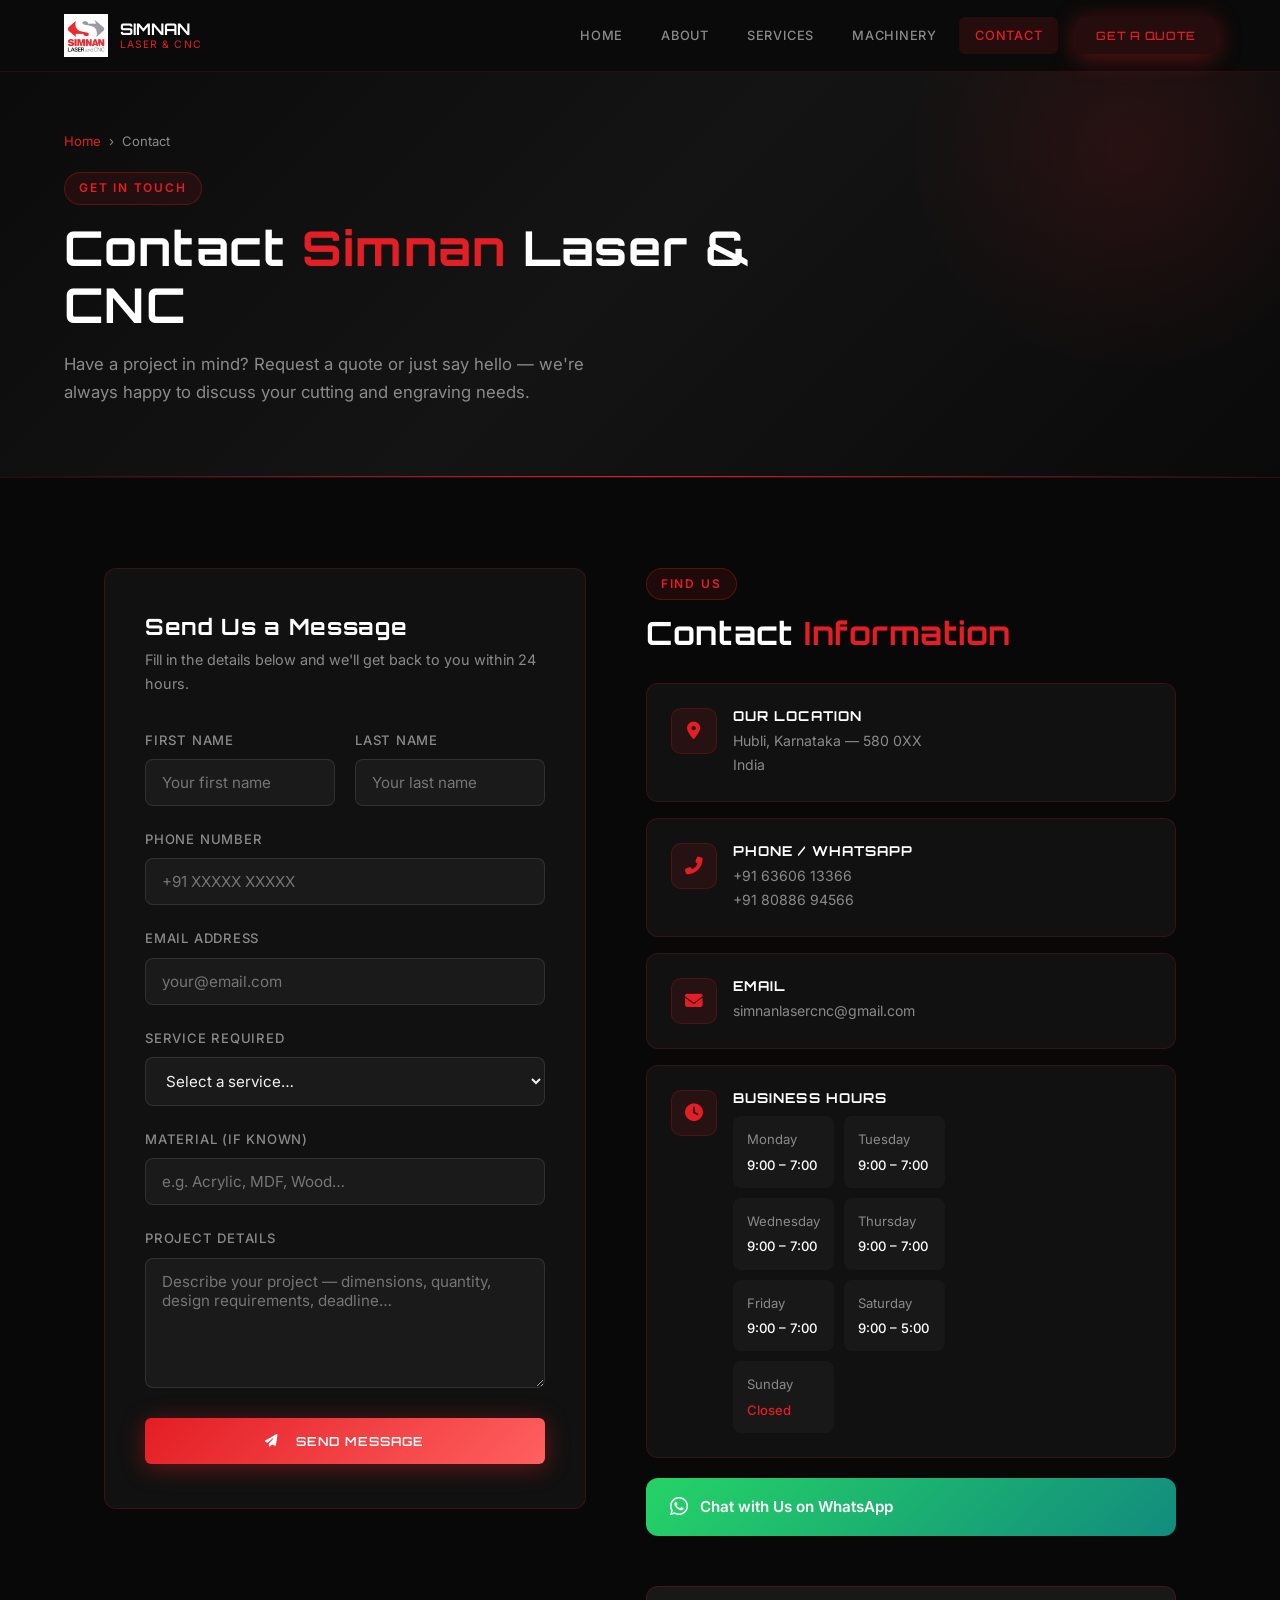
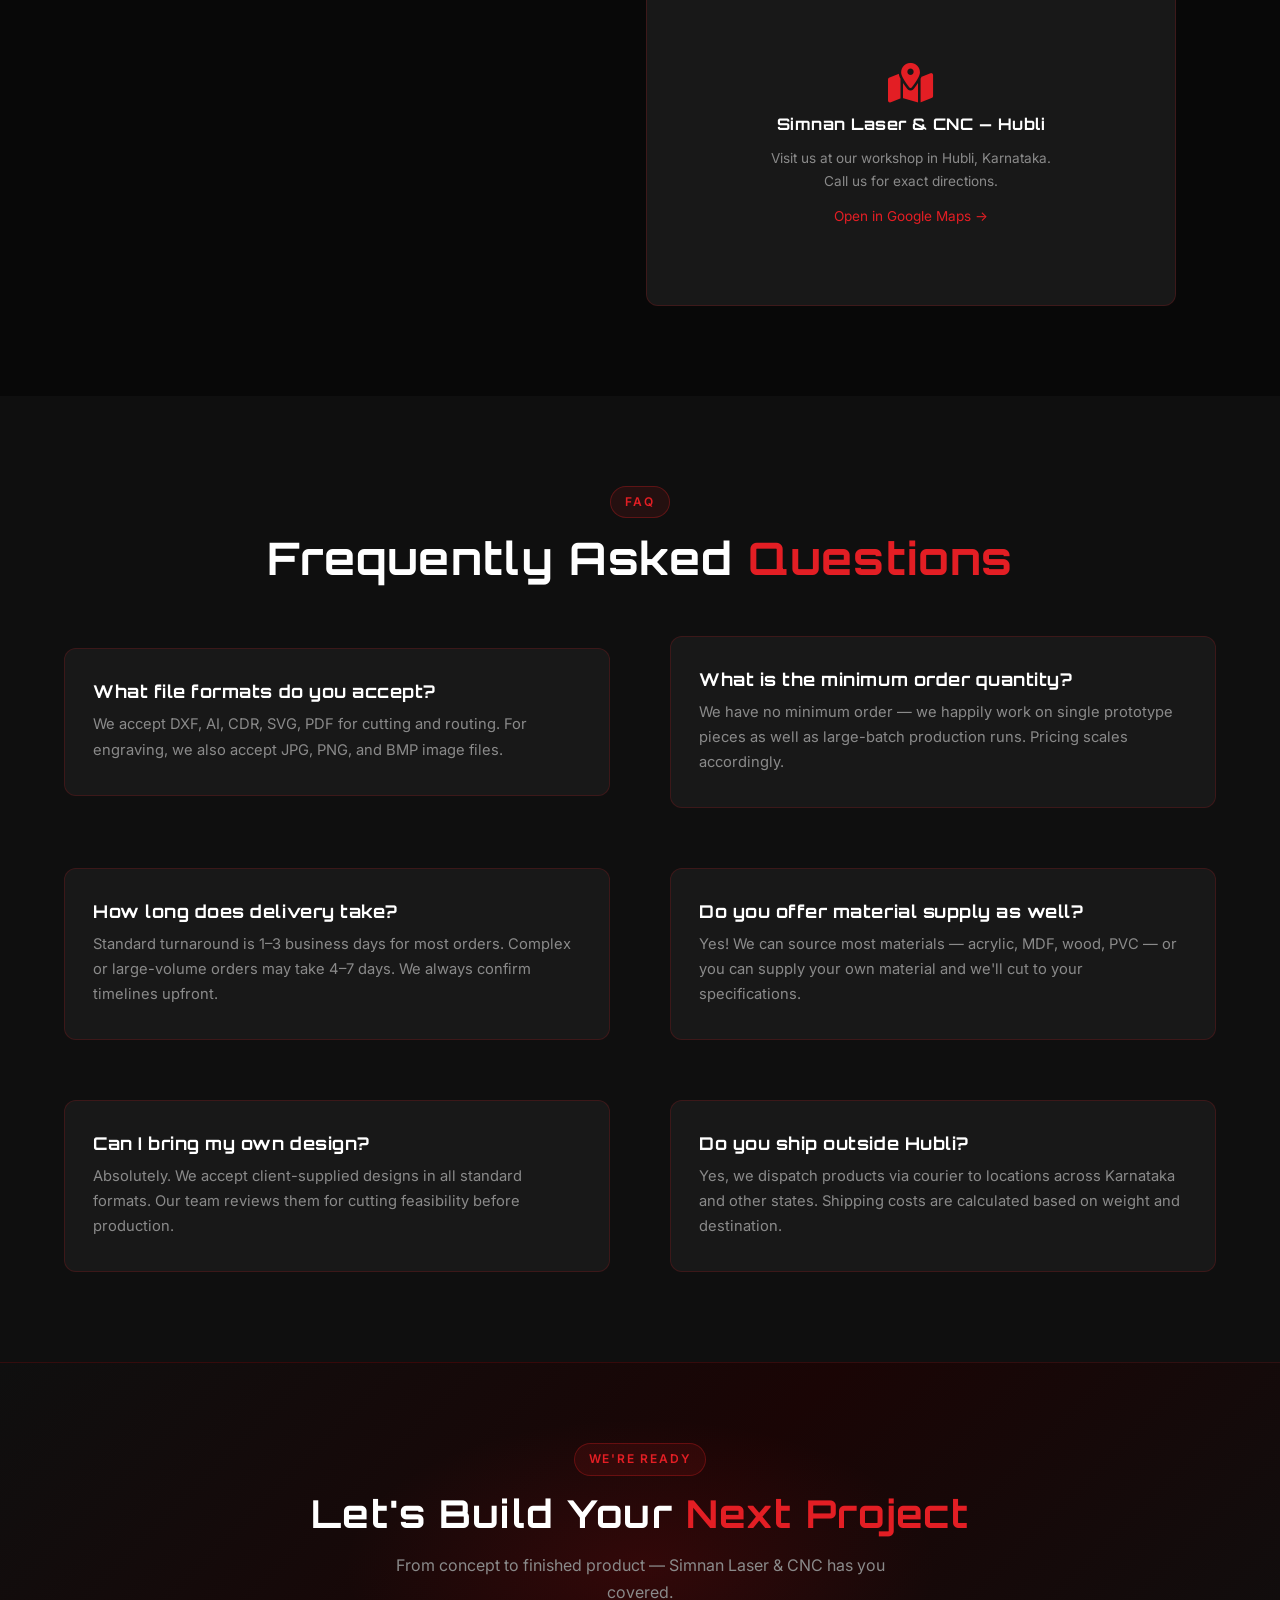
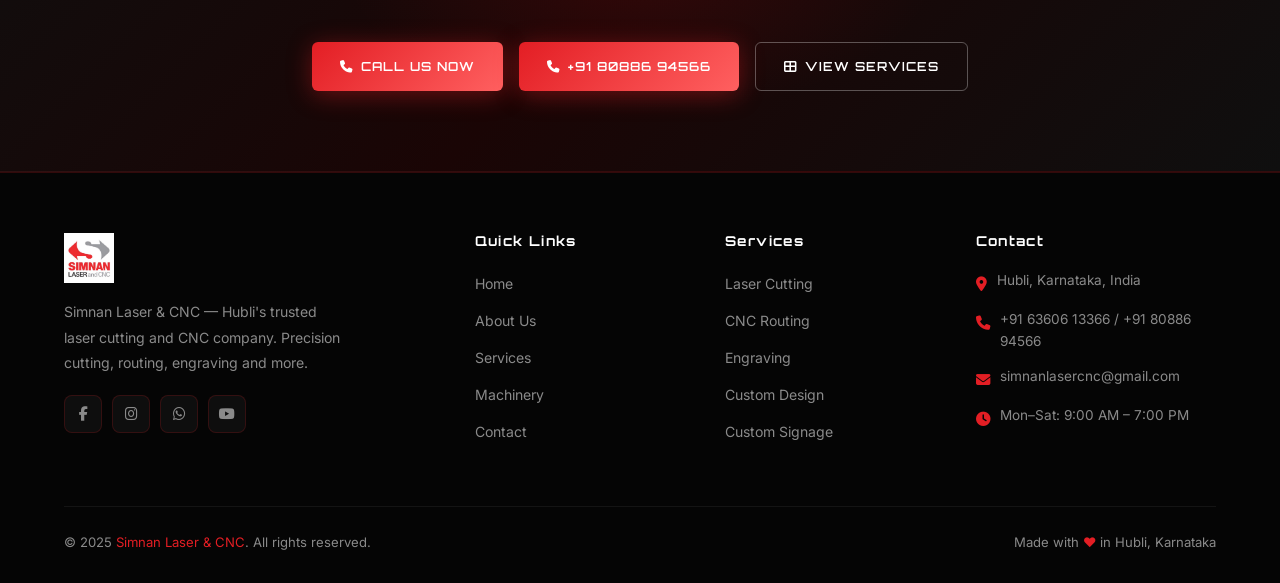
<file: contact.html>
<!DOCTYPE html>
<html lang="en">
<head>
    <meta charset="UTF-8" />
    <meta name="viewport" content="width=device-width, initial-scale=1.0" />
    <title>Contact Us – Simnan Laser & CNC</title>
    <meta name="theme-color" content="#0a0a0a" />
    <meta name="description" content="Get in touch with Simnan Laser & CNC in Hubli, Karnataka. Request a quote for laser cutting, CNC routing, or engraving services." />
    <link rel="preconnect" href="https://fonts.googleapis.com" />
    <link rel="preconnect" href="https://fonts.gstatic.com" crossorigin />
    <link href="https://fonts.googleapis.com/css2?family=Orbitron:wght@400;600;700;900&family=Inter:wght@300;400;500;600;700&display=swap" rel="stylesheet" />
    <link rel="stylesheet" href="https://cdnjs.cloudflare.com/ajax/libs/font-awesome/6.5.0/css/all.min.css" />
    <link rel="stylesheet" href="css/style.css" />
    <style>
        .contact-layout {
            display: grid;
            grid-template-columns: 1fr 1.1fr;
            gap: 60px;
            align-items: start;
        }
        .contact-form-box {
            background: var(--card-bg);
            border: 1px solid var(--card-border);
            border-radius: var(--radius);
            padding: 44px 40px;
        }
        .contact-form-box h2 { font-size: 1.4rem; color: var(--white); margin-bottom: 8px; }
        .contact-form-box p { color: var(--text-muted); font-size: 0.9rem; margin-bottom: 32px; }
        .info-cards { display: flex; flex-direction: column; gap: 16px; }
        .hours-grid { display: grid; grid-template-columns: 1fr 1fr; gap: 10px; margin-top: 8px; }
        .hour-item {
            background: var(--dark-3);
            border-radius: 8px;
            padding: 12px 14px;
            font-size: 0.82rem;
        }
        .hour-item .day { color: var(--text-muted); margin-bottom: 3px; }
        .hour-item .time { color: var(--white); font-weight: 500; }
        .hour-item.closed .time { color: var(--primary); }

        .whatsapp-btn {
            display: flex;
            align-items: center;
            gap: 12px;
            background: linear-gradient(135deg, #25D366, #128C7E);
            color: white;
            padding: 16px 24px;
            border-radius: var(--radius);
            font-weight: 600;
            font-size: 0.95rem;
            transition: var(--tr);
            margin-top: 20px;
        }
        .whatsapp-btn:hover { transform: translateY(-3px); box-shadow: 0 8px 24px rgba(37,211,102,0.35); }
        .whatsapp-btn i { font-size: 1.3rem; }

        .map-placeholder {
            background: var(--dark-3);
            border-radius: var(--radius);
            border: 1px solid var(--card-border);
            height: 320px;
            display: flex;
            flex-direction: column;
            align-items: center;
            justify-content: center;
            gap: 12px;
            margin-top: 50px;
        }
        .map-placeholder i { font-size: 2.5rem; color: var(--primary); }
        .map-placeholder h4 { font-size: 1rem; color: var(--white); }
        .map-placeholder p { font-size: 0.85rem; color: var(--text-muted); text-align: center; max-width: 280px; }
        .map-placeholder a { color: var(--primary); font-size: 0.85rem; }

        @media(max-width:900px) {
            .contact-layout { grid-template-columns: 1fr; }
            .contact-form-box { padding: 30px 24px; }
            .hours-grid { grid-template-columns: 1fr 1fr; }
        }
        @media(max-width:500px) {
            .hours-grid { grid-template-columns: 1fr; }
        }
    </style>
</head>
<body>

<!-- NAVBAR -->
<nav class="navbar">
    <a href="index.html" class="nav-logo">
        <img src="Logo.jpeg" alt="Simnan Laser & CNC Logo" />
        <div class="nav-logo-text">
            <span class="brand">SIMNAN</span>
            <span class="tagline">Laser &amp; CNC</span>
        </div>
    </a>
    <div class="nav-links">
        <a href="index.html">Home</a>
        <a href="about.html">About</a>
        <a href="services.html">Services</a>
        <a href="machinery.html">Machinery</a>
        <a href="contact.html">Contact</a>
        <a href="contact.html" class="btn btn-primary nav-cta" style="padding:9px 20px;font-size:0.72rem;">Get a Quote</a>
    </div>
    <div class="hamburger" aria-label="Toggle menu">
        <span></span><span></span><span></span>
    </div>
</nav>

<!-- PAGE HERO -->
<div class="page-hero">
    <div class="page-hero-content">
        <div class="breadcrumb">
            <a href="index.html">Home</a>
            <span>›</span>
            <span>Contact</span>
        </div>
        <div class="section-tag">Get in Touch</div>
        <h1>Contact <span style="color:var(--primary)">Simnan</span> Laser & CNC</h1>
        <p>Have a project in mind? Request a quote or just say hello — we're always happy to discuss your cutting and engraving needs.</p>
    </div>
</div>

<!-- CONTACT SECTION -->
<section class="section container">
    <div class="contact-layout">
        <!-- FORM -->
        <div class="contact-form-box reveal-left">
            <h2>Send Us a Message</h2>
            <p>Fill in the details below and we'll get back to you within 24 hours.</p>
            <form id="contactForm">
                <div class="form-row">
                    <div class="form-group">
                        <label for="fname">First Name</label>
                        <input type="text" id="fname" name="fname" placeholder="Your first name" required />
                    </div>
                    <div class="form-group">
                        <label for="lname">Last Name</label>
                        <input type="text" id="lname" name="lname" placeholder="Your last name" />
                    </div>
                </div>
                <div class="form-group">
                    <label for="phone">Phone Number</label>
                    <input type="tel" id="phone" name="phone" placeholder="+91 XXXXX XXXXX" required />
                </div>
                <div class="form-group">
                    <label for="email">Email Address</label>
                    <input type="email" id="email" name="email" placeholder="your@email.com" />
                </div>
                <div class="form-group">
                    <label for="service">Service Required</label>
                    <select id="service" name="service">
                        <option value="">Select a service…</option>
                        <option>Laser Cutting</option>
                        <option>CNC Routing</option>
                        <option>Laser Engraving</option>
                        <option>Custom Design</option>
                        <option>Custom Signage</option>
                        <option>Interior Panels / Jali Work</option>
                        <option>Personalized Gifts</option>
                        <option>Industrial Components</option>
                        <option>Other</option>
                    </select>
                </div>
                <div class="form-group">
                    <label for="material">Material (if known)</label>
                    <input type="text" id="material" name="material" placeholder="e.g. Acrylic, MDF, Wood…" />
                </div>
                <div class="form-group">
                    <label for="message">Project Details</label>
                    <textarea id="message" name="message" placeholder="Describe your project — dimensions, quantity, design requirements, deadline…" required></textarea>
                </div>
                <button type="submit" class="btn btn-primary" style="width:100%;justify-content:center;padding:15px;">
                    <i class="fas fa-paper-plane"></i>&nbsp; Send Message
                </button>
            </form>
        </div>

        <!-- INFO -->
        <div class="reveal-right">
            <div class="section-tag">Find Us</div>
            <h2 class="section-title" style="font-size:clamp(1.5rem,2.5vw,2rem);margin-bottom:30px;">Contact <span>Information</span></h2>

            <div class="info-cards">
                <div class="contact-info-card">
                    <div class="contact-info-icon"><i class="fas fa-map-marker-alt"></i></div>
                    <div class="contact-info-text">
                        <h4>Our Location</h4>
                        <p>Hubli, Karnataka — 580 0XX<br />India</p>
                    </div>
                </div>
                <div class="contact-info-card">
                    <div class="contact-info-icon"><i class="fas fa-phone-alt"></i></div>
                    <div class="contact-info-text">
                        <h4>Phone / WhatsApp</h4>
                        <p><a href="tel:+916360613366">+91 63606 13366</a><br /><a href="tel:+918088694566">+91 80886 94566</a></p>
                    </div>
                </div>
                <div class="contact-info-card">
                    <div class="contact-info-icon"><i class="fas fa-envelope"></i></div>
                    <div class="contact-info-text">
                        <h4>Email</h4>
                        <p><a href="mailto:simnanlasercnc@gmail.com">simnanlasercnc@gmail.com</a></p>
                    </div>
                </div>
                <div class="contact-info-card">
                    <div class="contact-info-icon"><i class="fas fa-clock"></i></div>
                    <div class="contact-info-text">
                        <h4>Business Hours</h4>
                        <div class="hours-grid" style="margin-top:10px;">
                            <div class="hour-item"><div class="day">Monday</div><div class="time">9:00 – 7:00</div></div>
                            <div class="hour-item"><div class="day">Tuesday</div><div class="time">9:00 – 7:00</div></div>
                            <div class="hour-item"><div class="day">Wednesday</div><div class="time">9:00 – 7:00</div></div>
                            <div class="hour-item"><div class="day">Thursday</div><div class="time">9:00 – 7:00</div></div>
                            <div class="hour-item"><div class="day">Friday</div><div class="time">9:00 – 7:00</div></div>
                            <div class="hour-item"><div class="day">Saturday</div><div class="time">9:00 – 5:00</div></div>
                            <div class="hour-item closed"><div class="day">Sunday</div><div class="time">Closed</div></div>
                        </div>
                    </div>
                </div>
            </div>

            <!-- WhatsApp -->
            <a href="https://wa.me/918088694566" class="whatsapp-btn" target="_blank" rel="noopener">
                <i class="fab fa-whatsapp"></i>
                Chat with Us on WhatsApp
            </a>

            <!-- Map Placeholder -->
            <div class="map-placeholder">
                <i class="fas fa-map-marked-alt"></i>
                <h4>Simnan Laser & CNC — Hubli</h4>
                <p>Visit us at our workshop in Hubli, Karnataka. Call us for exact directions.</p>
                <a href="https://maps.google.com/?q=Hubli,Karnataka" target="_blank" rel="noopener">Open in Google Maps →</a>
            </div>
        </div>
    </div>
</section>

<!-- FAQ -->
<section class="section section-alt">
    <div class="container">
        <div class="text-center" style="margin-bottom:50px;">
            <div class="section-tag reveal">FAQ</div>
            <h2 class="section-title reveal delay-1">Frequently Asked <span>Questions</span></h2>
        </div>
        <div class="grid-2">
            <div class="card reveal delay-1">
                <h3>What file formats do you accept?</h3>
                <p>We accept DXF, AI, CDR, SVG, PDF for cutting and routing. For engraving, we also accept JPG, PNG, and BMP image files.</p>
            </div>
            <div class="card reveal delay-2">
                <h3>What is the minimum order quantity?</h3>
                <p>We have no minimum order — we happily work on single prototype pieces as well as large-batch production runs. Pricing scales accordingly.</p>
            </div>
            <div class="card reveal delay-3">
                <h3>How long does delivery take?</h3>
                <p>Standard turnaround is 1–3 business days for most orders. Complex or large-volume orders may take 4–7 days. We always confirm timelines upfront.</p>
            </div>
            <div class="card reveal delay-4">
                <h3>Do you offer material supply as well?</h3>
                <p>Yes! We can source most materials — acrylic, MDF, wood, PVC — or you can supply your own material and we'll cut to your specifications.</p>
            </div>
            <div class="card reveal delay-1">
                <h3>Can I bring my own design?</h3>
                <p>Absolutely. We accept client-supplied designs in all standard formats. Our team reviews them for cutting feasibility before production.</p>
            </div>
            <div class="card reveal delay-2">
                <h3>Do you ship outside Hubli?</h3>
                <p>Yes, we dispatch products via courier to locations across Karnataka and other states. Shipping costs are calculated based on weight and destination.</p>
            </div>
        </div>
    </div>
</section>

<!-- CTA -->
<section class="cta-section">
    <div class="section-tag reveal">We're Ready</div>
    <h2 class="reveal delay-1">Let's Build Your <span style="color:var(--primary)">Next Project</span></h2>
    <p class="reveal delay-2">From concept to finished product — Simnan Laser & CNC has you covered.</p>
    <div class="cta-buttons reveal delay-3">
        <a href="tel:+916360613366" class="btn btn-primary"><i class="fas fa-phone"></i> Call Us Now</a>
        <a href="tel:+918088694566" class="btn btn-primary"><i class="fas fa-phone"></i> +91 80886 94566</a>
        <a href="services.html" class="btn btn-outline"><i class="fas fa-th-large"></i> View Services</a>
    </div>
</section>

<!-- FOOTER -->
<footer>
    <div class="footer-grid container">
        <div class="footer-brand">
            <img src="Logo.jpeg" alt="Simnan Laser & CNC" />
            <p>Simnan Laser & CNC — Hubli's trusted laser cutting and CNC company. Precision cutting, routing, engraving and more.</p>
            <div class="footer-social">
                <a href="#" class="social-btn"><i class="fab fa-facebook-f"></i></a>
                <a href="#" class="social-btn"><i class="fab fa-instagram"></i></a>
                <a href="#" class="social-btn"><i class="fab fa-whatsapp"></i></a>
                <a href="#" class="social-btn"><i class="fab fa-youtube"></i></a>
            </div>
        </div>
        <div class="footer-col">
            <h4>Quick Links</h4>
            <ul>
                <li><a href="index.html">Home</a></li>
                <li><a href="about.html">About Us</a></li>
                <li><a href="services.html">Services</a></li>
                <li><a href="machinery.html">Machinery</a></li>
                <li><a href="contact.html">Contact</a></li>
            </ul>
        </div>
        <div class="footer-col">
            <h4>Services</h4>
            <ul>
                <li><a href="services.html">Laser Cutting</a></li>
                <li><a href="services.html">CNC Routing</a></li>
                <li><a href="services.html">Engraving</a></li>
                <li><a href="services.html">Custom Design</a></li>
                <li><a href="services.html">Custom Signage</a></li>
            </ul>
        </div>
        <div class="footer-col">
            <h4>Contact</h4>
            <div class="footer-contact-item"><span class="icon"><i class="fas fa-map-marker-alt"></i></span><span>Hubli, Karnataka, India</span></div>
            <div class="footer-contact-item"><span class="icon"><i class="fas fa-phone"></i></span><span><a href="tel:+916360613366">+91 63606 13366</a> / <a href="tel:+918088694566">+91 80886 94566</a></span></div>
            <div class="footer-contact-item"><span class="icon"><i class="fas fa-envelope"></i></span><span><a href="mailto:simnanlasercnc@gmail.com">simnanlasercnc@gmail.com</a></span></div>
            <div class="footer-contact-item"><span class="icon"><i class="fas fa-clock"></i></span><span>Mon–Sat: 9:00 AM – 7:00 PM</span></div>
        </div>
    </div>
    <div class="footer-bottom container">
        <p>© 2025 <span>Simnan Laser & CNC</span>. All rights reserved.</p>
        <p>Made with <span>♥</span> in Hubli, Karnataka</p>
    </div>
</footer>

<script src="js/main.js"></script>
</body>
</html>
</file>
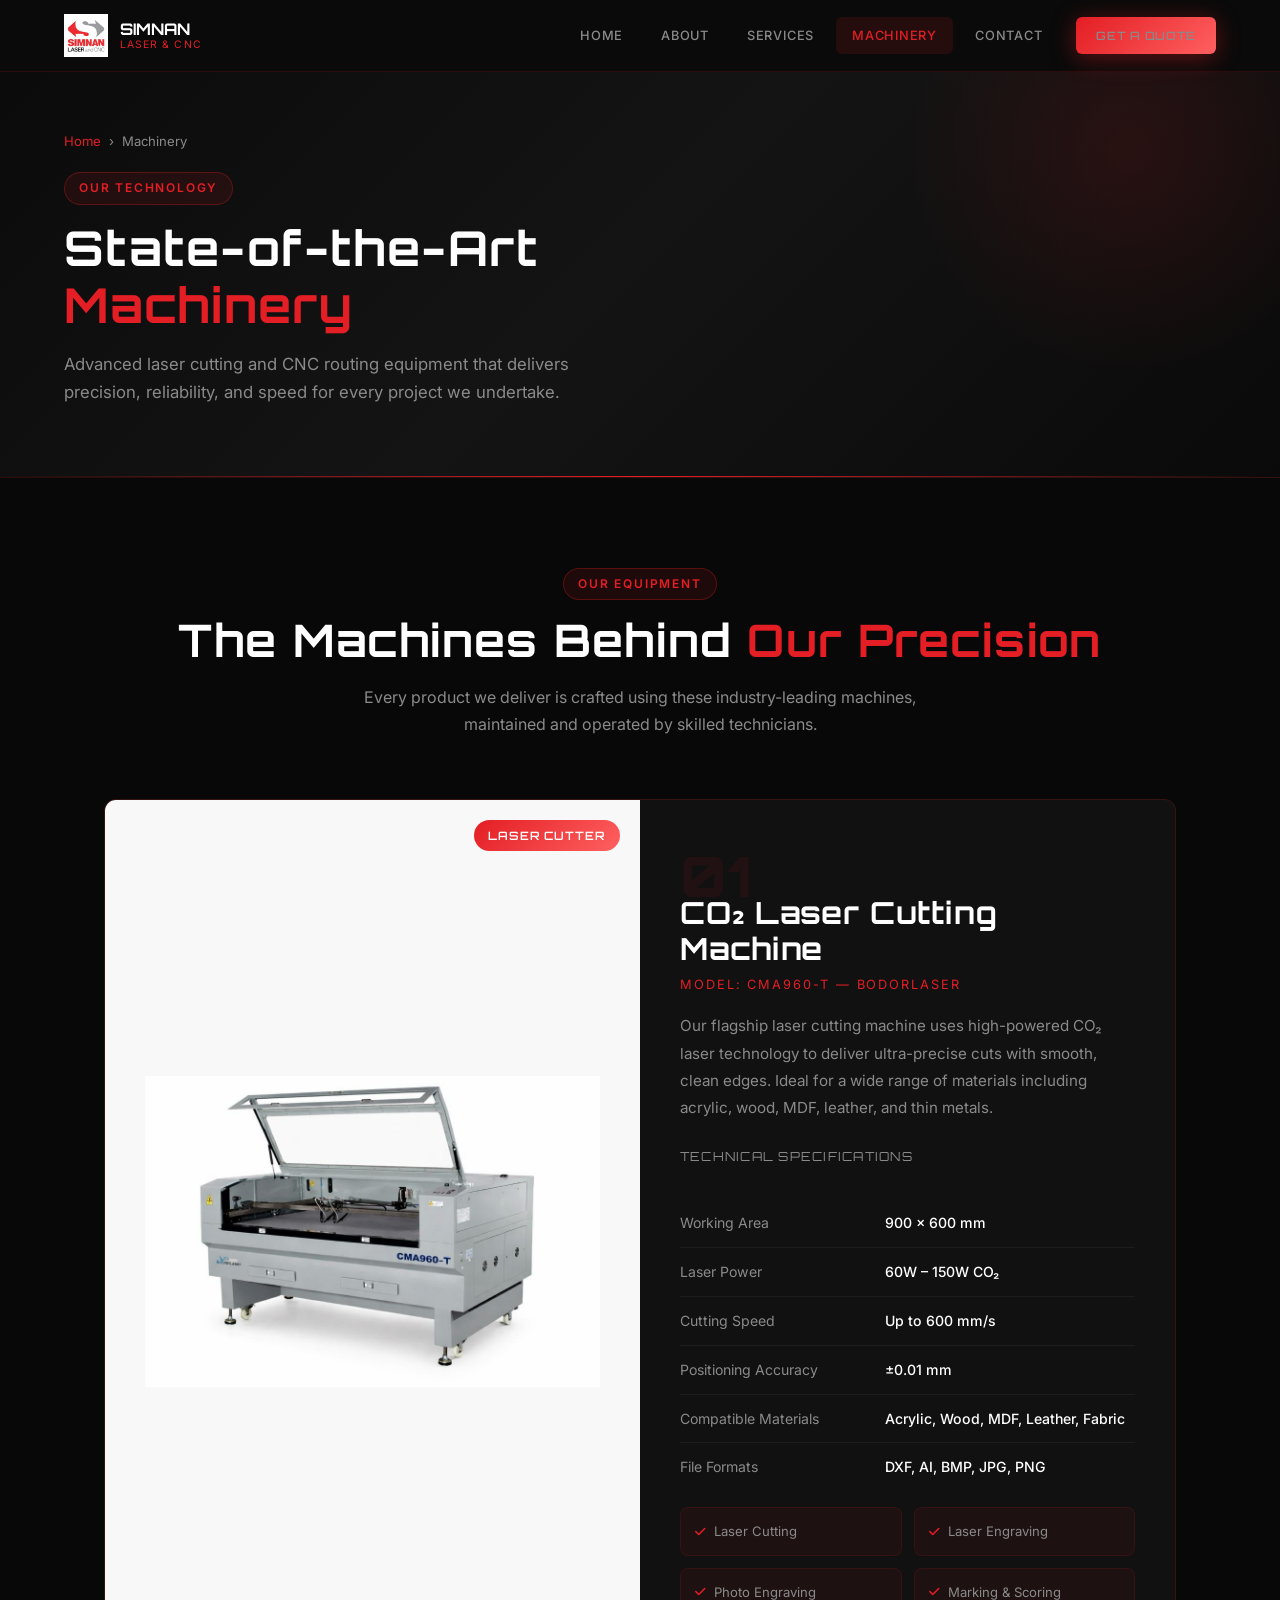
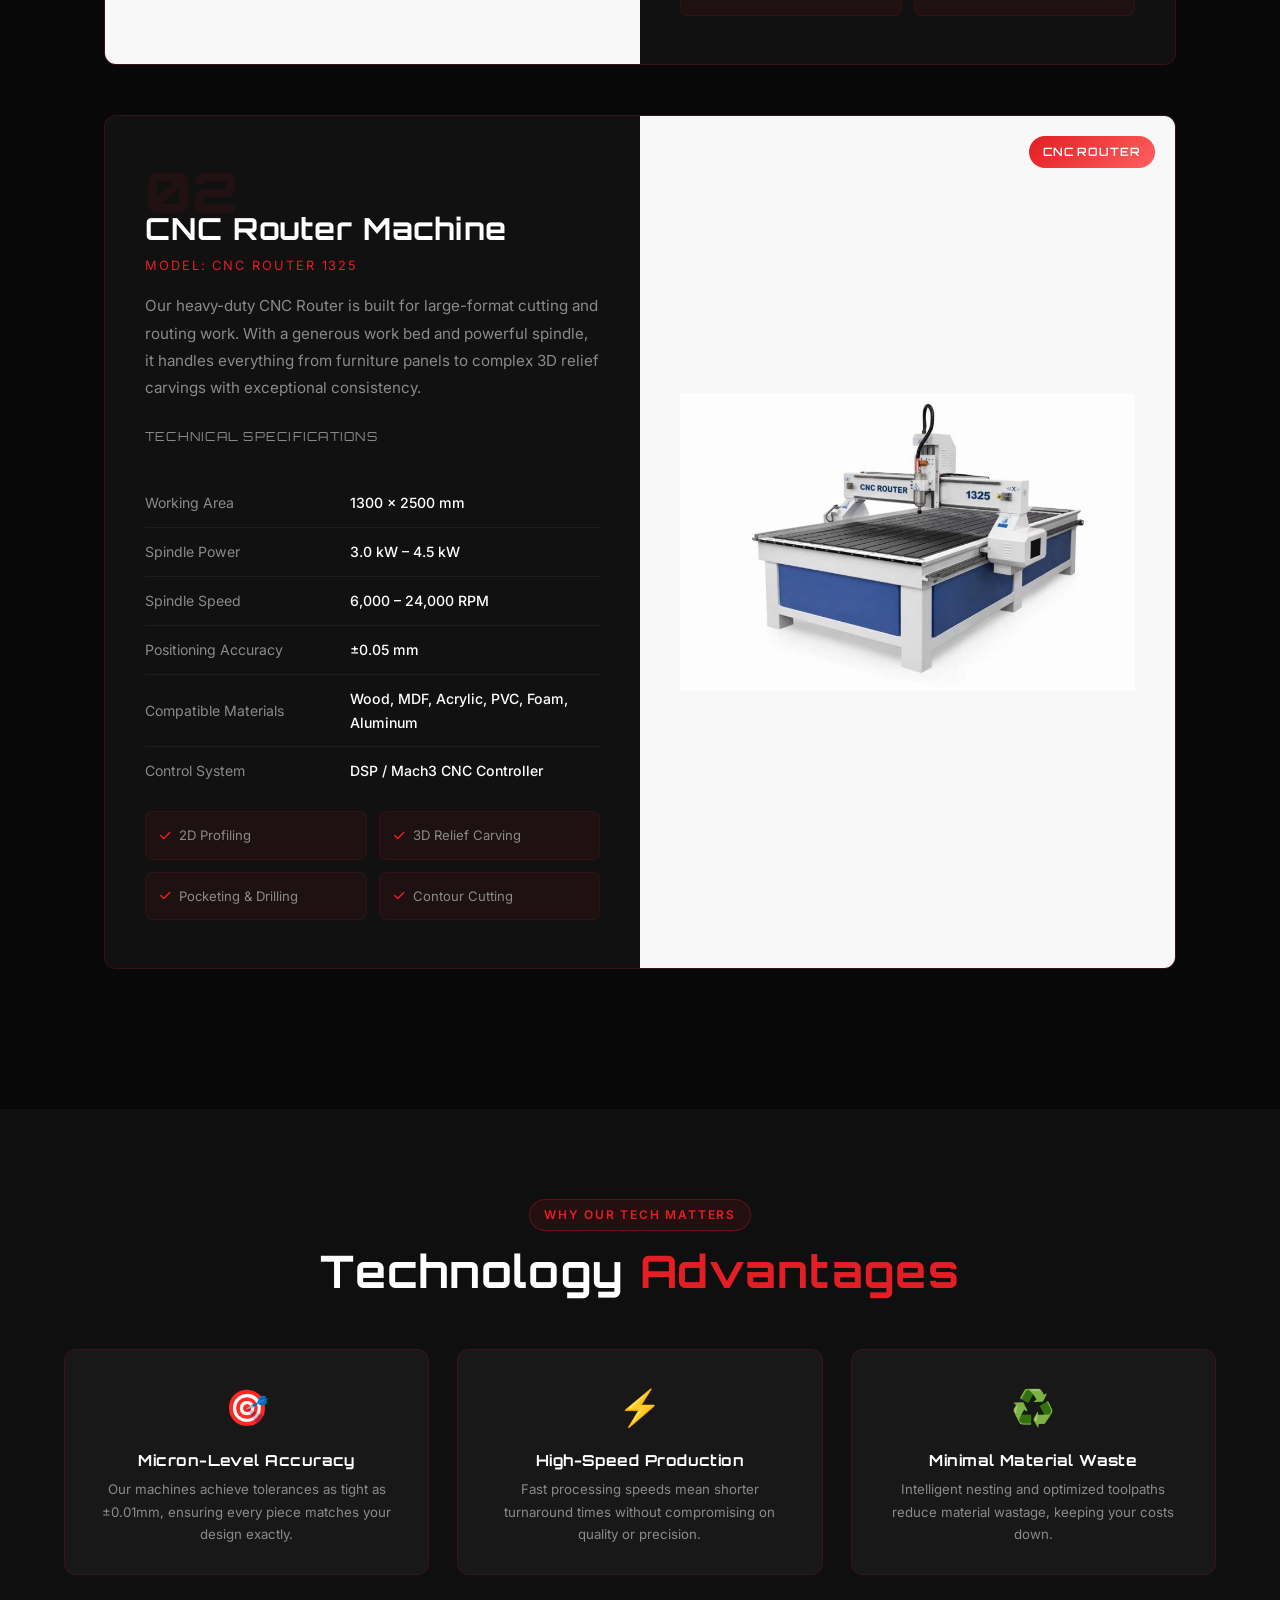
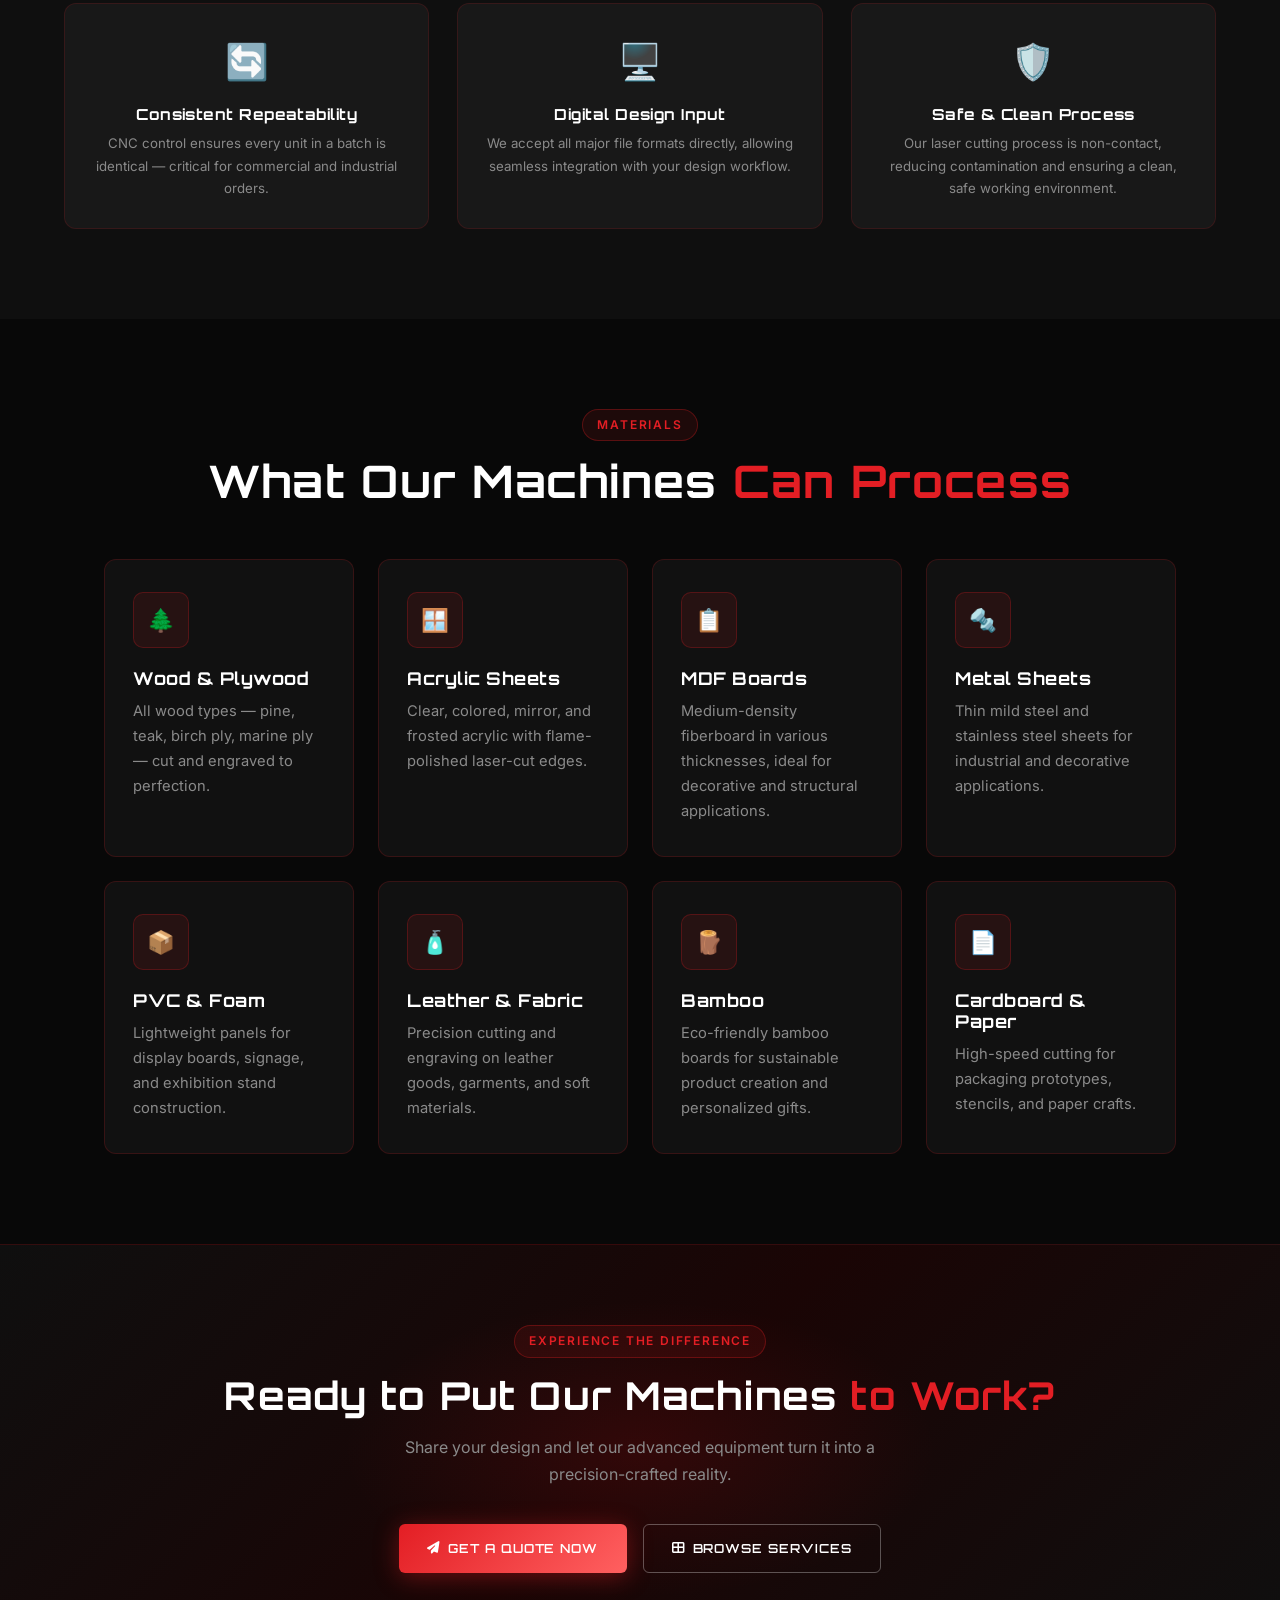
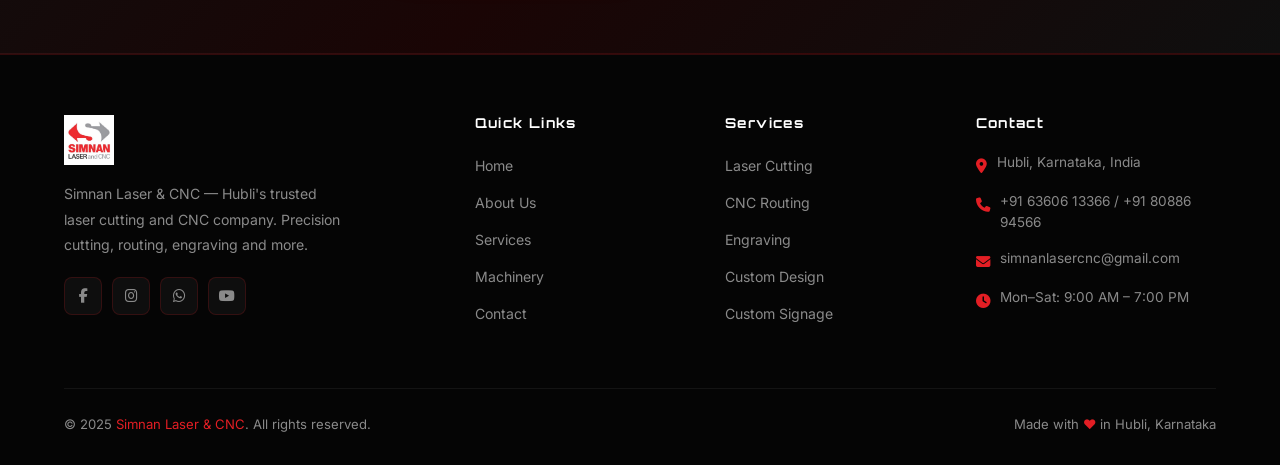
<file: machinery.html>
<!DOCTYPE html>
<html lang="en">
<head>
    <meta charset="UTF-8" />
    <meta name="viewport" content="width=device-width, initial-scale=1.0" />
    <title>Our Machinery – Simnan Laser & CNC</title>
    <meta name="theme-color" content="#0a0a0a" />
    <meta name="description" content="Explore Simnan Laser & CNC's state-of-the-art CO₂ laser cutting machine and CNC Router — advanced precision cutting technology in Hubli." />
    <link rel="preconnect" href="https://fonts.googleapis.com" />
    <link rel="preconnect" href="https://fonts.gstatic.com" crossorigin />
    <link href="https://fonts.googleapis.com/css2?family=Orbitron:wght@400;600;700;900&family=Inter:wght@300;400;500;600;700&display=swap" rel="stylesheet" />
    <link rel="stylesheet" href="https://cdnjs.cloudflare.com/ajax/libs/font-awesome/6.5.0/css/all.min.css" />
    <link rel="stylesheet" href="css/style.css" />
    <style>
        .machine-card {
            background: var(--card-bg);
            border: 1px solid var(--card-border);
            border-radius: var(--radius);
            overflow: hidden;
            display: grid;
            grid-template-columns: 1fr 1fr;
            gap: 0;
            margin-bottom: 50px;
        }
        .machine-card.reverse .machine-img { order: 2; }
        .machine-card.reverse .machine-info { order: 1; }
        .machine-img {
            position: relative;
            background: #f8f8f8;
            display: flex;
            align-items: center;
            justify-content: center;
            padding: 40px;
            min-height: 420px;
        }
        .machine-img img { max-height: 340px; width: 100%; object-fit: contain; }
        .machine-badge {
            position: absolute;
            top: 20px; right: 20px;
            background: var(--gradient-red);
            color: white;
            padding: 6px 14px;
            border-radius: 50px;
            font-size: 0.72rem;
            font-family: var(--font-head);
            font-weight: 600;
            letter-spacing: 0.08em;
        }
        .machine-info { padding: 48px 40px; display: flex; flex-direction: column; justify-content: center; }
        .machine-num {
            font-family: var(--font-head);
            font-size: 3.5rem;
            font-weight: 900;
            color: rgba(227,30,36,0.08);
            line-height: 1;
            margin-bottom: -10px;
        }
        .machine-info h2 { font-size: clamp(1.4rem,2.5vw,1.9rem); color: var(--white); margin-bottom: 8px; }
        .machine-model { font-size: 0.8rem; color: var(--primary); letter-spacing: 0.15em; text-transform: uppercase; margin-bottom: 16px; display: block; }
        .machine-info p { color: var(--text-muted); font-size: 0.95rem; line-height: 1.8; margin-bottom: 24px; }
        .spec-label { font-family: var(--font-head); font-size: 0.78rem; color: var(--text-muted); text-transform: uppercase; letter-spacing: 0.1em; margin-bottom: 12px; }

        .capability-grid { display: grid; grid-template-columns: 1fr 1fr; gap: 12px; margin-top: 16px; }
        .cap-item {
            background: rgba(227,30,36,0.06);
            border: 1px solid rgba(227,30,36,0.12);
            border-radius: 8px;
            padding: 12px 14px;
            font-size: 0.82rem;
            color: var(--text-muted);
            display: flex;
            align-items: center;
            gap: 8px;
        }
        .cap-item i { color: var(--primary); font-size: 0.75rem; }

        .tech-highlight {
            background: var(--dark-3);
            border: 1px solid rgba(227,30,36,0.15);
            border-radius: var(--radius);
            padding: 28px;
            text-align: center;
            transition: var(--tr);
        }
        .tech-highlight:hover { border-color: rgba(227,30,36,0.4); transform: translateY(-5px); }
        .tech-highlight .icon { font-size: 2.2rem; margin-bottom: 14px; display: block; }
        .tech-highlight h4 { font-size: 0.95rem; color: var(--white); margin-bottom: 8px; }
        .tech-highlight p { font-size: 0.83rem; color: var(--text-muted); }

        @media(max-width:900px) {
            .machine-card { grid-template-columns: 1fr; }
            .machine-card.reverse .machine-img,
            .machine-card.reverse .machine-info { order: unset; }
            .machine-img { min-height: 240px; padding: 24px; }
            .machine-info { padding: 28px 24px; }
            .capability-grid { grid-template-columns: 1fr 1fr; }
            .machine-num { font-size: 2.5rem; }
        }
        @media(max-width:480px) {
            .machine-img { min-height: 200px; padding: 16px; }
            .machine-info { padding: 22px 18px; }
            .capability-grid { grid-template-columns: 1fr; }
            .machine-badge { font-size: 0.65rem; padding: 5px 10px; }
            .spec-label { font-size: 0.72rem; }
        }
    </style>
</head>
<body>

<!-- NAVBAR -->
<nav class="navbar">
    <a href="index.html" class="nav-logo">
        <img src="Logo.jpeg" alt="Simnan Laser & CNC Logo" />
        <div class="nav-logo-text">
            <span class="brand">SIMNAN</span>
            <span class="tagline">Laser &amp; CNC</span>
        </div>
    </a>
    <div class="nav-links">
        <a href="index.html">Home</a>
        <a href="about.html">About</a>
        <a href="services.html">Services</a>
        <a href="machinery.html">Machinery</a>
        <a href="contact.html">Contact</a>
        <a href="contact.html" class="btn btn-primary nav-cta" style="padding:9px 20px;font-size:0.72rem;">Get a Quote</a>
    </div>
    <div class="hamburger" aria-label="Toggle menu">
        <span></span><span></span><span></span>
    </div>
</nav>

<!-- PAGE HERO -->
<div class="page-hero">
    <div class="page-hero-content">
        <div class="breadcrumb">
            <a href="index.html">Home</a>
            <span>›</span>
            <span>Machinery</span>
        </div>
        <div class="section-tag">Our Technology</div>
        <h1>State-of-the-Art <span style="color:var(--primary)">Machinery</span></h1>
        <p>Advanced laser cutting and CNC routing equipment that delivers precision, reliability, and speed for every project we undertake.</p>
    </div>
</div>

<!-- MACHINES -->
<section class="section container">
    <div class="text-center" style="margin-bottom:60px;">
        <div class="section-tag reveal">Our Equipment</div>
        <h2 class="section-title reveal delay-1">The Machines Behind <span>Our Precision</span></h2>
        <p class="section-subtitle reveal delay-2">Every product we deliver is crafted using these industry-leading machines, maintained and operated by skilled technicians.</p>
    </div>

    <!-- Machine 1: Laser Cutter -->
    <div class="machine-card reveal">
        <div class="machine-img">
            <img src="machine1.jpeg" alt="CO₂ Laser Cutting Machine – CMA960-T" />
            <div class="machine-badge">LASER CUTTER</div>
        </div>
        <div class="machine-info">
            <div class="machine-num">01</div>
            <h2>CO₂ Laser Cutting Machine</h2>
            <span class="machine-model">Model: CMA960-T — BodorLaser</span>
            <p>Our flagship laser cutting machine uses high-powered CO₂ laser technology to deliver ultra-precise cuts with smooth, clean edges. Ideal for a wide range of materials including acrylic, wood, MDF, leather, and thin metals.</p>
            <div class="spec-label">Technical Specifications</div>
            <table class="spec-table">
                <tr><td>Working Area</td><td>900 × 600 mm</td></tr>
                <tr><td>Laser Power</td><td>60W – 150W CO₂</td></tr>
                <tr><td>Cutting Speed</td><td>Up to 600 mm/s</td></tr>
                <tr><td>Positioning Accuracy</td><td>±0.01 mm</td></tr>
                <tr><td>Compatible Materials</td><td>Acrylic, Wood, MDF, Leather, Fabric</td></tr>
                <tr><td>File Formats</td><td>DXF, AI, BMP, JPG, PNG</td></tr>
            </table>
            <div class="capability-grid">
                <div class="cap-item"><i class="fas fa-check"></i> Laser Cutting</div>
                <div class="cap-item"><i class="fas fa-check"></i> Laser Engraving</div>
                <div class="cap-item"><i class="fas fa-check"></i> Photo Engraving</div>
                <div class="cap-item"><i class="fas fa-check"></i> Marking & Scoring</div>
            </div>
        </div>
    </div>

    <!-- Machine 2: CNC Router -->
    <div class="machine-card reverse reveal">
        <div class="machine-img">
            <img src="machine2.jpeg" alt="CNC Router Machine – 1325" />
            <div class="machine-badge">CNC ROUTER</div>
        </div>
        <div class="machine-info">
            <div class="machine-num">02</div>
            <h2>CNC Router Machine</h2>
            <span class="machine-model">Model: CNC Router 1325</span>
            <p>Our heavy-duty CNC Router is built for large-format cutting and routing work. With a generous work bed and powerful spindle, it handles everything from furniture panels to complex 3D relief carvings with exceptional consistency.</p>
            <div class="spec-label">Technical Specifications</div>
            <table class="spec-table">
                <tr><td>Working Area</td><td>1300 × 2500 mm</td></tr>
                <tr><td>Spindle Power</td><td>3.0 kW – 4.5 kW</td></tr>
                <tr><td>Spindle Speed</td><td>6,000 – 24,000 RPM</td></tr>
                <tr><td>Positioning Accuracy</td><td>±0.05 mm</td></tr>
                <tr><td>Compatible Materials</td><td>Wood, MDF, Acrylic, PVC, Foam, Aluminum</td></tr>
                <tr><td>Control System</td><td>DSP / Mach3 CNC Controller</td></tr>
            </table>
            <div class="capability-grid">
                <div class="cap-item"><i class="fas fa-check"></i> 2D Profiling</div>
                <div class="cap-item"><i class="fas fa-check"></i> 3D Relief Carving</div>
                <div class="cap-item"><i class="fas fa-check"></i> Pocketing & Drilling</div>
                <div class="cap-item"><i class="fas fa-check"></i> Contour Cutting</div>
            </div>
        </div>
    </div>
</section>

<!-- TECH HIGHLIGHTS -->
<section class="section section-alt">
    <div class="container">
        <div class="text-center" style="margin-bottom:50px;">
            <div class="section-tag reveal">Why Our Tech Matters</div>
            <h2 class="section-title reveal delay-1">Technology <span>Advantages</span></h2>
        </div>
        <div class="grid-3">
            <div class="tech-highlight reveal delay-1">
                <span class="icon">🎯</span>
                <h4>Micron-Level Accuracy</h4>
                <p>Our machines achieve tolerances as tight as ±0.01mm, ensuring every piece matches your design exactly.</p>
            </div>
            <div class="tech-highlight reveal delay-2">
                <span class="icon">⚡</span>
                <h4>High-Speed Production</h4>
                <p>Fast processing speeds mean shorter turnaround times without compromising on quality or precision.</p>
            </div>
            <div class="tech-highlight reveal delay-3">
                <span class="icon">♻️</span>
                <h4>Minimal Material Waste</h4>
                <p>Intelligent nesting and optimized toolpaths reduce material wastage, keeping your costs down.</p>
            </div>
            <div class="tech-highlight reveal delay-1">
                <span class="icon">🔄</span>
                <h4>Consistent Repeatability</h4>
                <p>CNC control ensures every unit in a batch is identical — critical for commercial and industrial orders.</p>
            </div>
            <div class="tech-highlight reveal delay-2">
                <span class="icon">🖥️</span>
                <h4>Digital Design Input</h4>
                <p>We accept all major file formats directly, allowing seamless integration with your design workflow.</p>
            </div>
            <div class="tech-highlight reveal delay-3">
                <span class="icon">🛡️</span>
                <h4>Safe &amp; Clean Process</h4>
                <p>Our laser cutting process is non-contact, reducing contamination and ensuring a clean, safe working environment.</p>
            </div>
        </div>
    </div>
</section>

<!-- MATERIALS WE PROCESS -->
<section class="section container">
    <div class="text-center" style="margin-bottom:50px;">
        <div class="section-tag reveal">Materials</div>
        <h2 class="section-title reveal delay-1">What Our Machines <span>Can Process</span></h2>
    </div>
    <div class="grid-4">
        <div class="card reveal delay-1">
            <div class="card-icon">🌲</div>
            <h3>Wood & Plywood</h3>
            <p>All wood types — pine, teak, birch ply, marine ply — cut and engraved to perfection.</p>
        </div>
        <div class="card reveal delay-2">
            <div class="card-icon">🪟</div>
            <h3>Acrylic Sheets</h3>
            <p>Clear, colored, mirror, and frosted acrylic with flame-polished laser-cut edges.</p>
        </div>
        <div class="card reveal delay-3">
            <div class="card-icon">📋</div>
            <h3>MDF Boards</h3>
            <p>Medium-density fiberboard in various thicknesses, ideal for decorative and structural applications.</p>
        </div>
        <div class="card reveal delay-4">
            <div class="card-icon">🔩</div>
            <h3>Metal Sheets</h3>
            <p>Thin mild steel and stainless steel sheets for industrial and decorative applications.</p>
        </div>
        <div class="card reveal delay-1">
            <div class="card-icon">📦</div>
            <h3>PVC & Foam</h3>
            <p>Lightweight panels for display boards, signage, and exhibition stand construction.</p>
        </div>
        <div class="card reveal delay-2">
            <div class="card-icon">🧴</div>
            <h3>Leather & Fabric</h3>
            <p>Precision cutting and engraving on leather goods, garments, and soft materials.</p>
        </div>
        <div class="card reveal delay-3">
            <div class="card-icon">🪵</div>
            <h3>Bamboo</h3>
            <p>Eco-friendly bamboo boards for sustainable product creation and personalized gifts.</p>
        </div>
        <div class="card reveal delay-4">
            <div class="card-icon">📄</div>
            <h3>Cardboard & Paper</h3>
            <p>High-speed cutting for packaging prototypes, stencils, and paper crafts.</p>
        </div>
    </div>
</section>

<!-- CTA -->
<section class="cta-section">
    <div class="section-tag reveal">Experience the Difference</div>
    <h2 class="reveal delay-1">Ready to Put Our Machines <span style="color:var(--primary)">to Work?</span></h2>
    <p class="reveal delay-2">Share your design and let our advanced equipment turn it into a precision-crafted reality.</p>
    <div class="cta-buttons reveal delay-3">
        <a href="contact.html" class="btn btn-primary"><i class="fas fa-paper-plane"></i> Get a Quote Now</a>
        <a href="services.html" class="btn btn-outline"><i class="fas fa-th-large"></i> Browse Services</a>
    </div>
</section>

<!-- FOOTER -->
<footer>
    <div class="footer-grid container">
        <div class="footer-brand">
            <img src="Logo.jpeg" alt="Simnan Laser & CNC" />
            <p>Simnan Laser & CNC — Hubli's trusted laser cutting and CNC company. Precision cutting, routing, engraving and more.</p>
            <div class="footer-social">
                <a href="#" class="social-btn"><i class="fab fa-facebook-f"></i></a>
                <a href="#" class="social-btn"><i class="fab fa-instagram"></i></a>
                <a href="#" class="social-btn"><i class="fab fa-whatsapp"></i></a>
                <a href="#" class="social-btn"><i class="fab fa-youtube"></i></a>
            </div>
        </div>
        <div class="footer-col">
            <h4>Quick Links</h4>
            <ul>
                <li><a href="index.html">Home</a></li>
                <li><a href="about.html">About Us</a></li>
                <li><a href="services.html">Services</a></li>
                <li><a href="machinery.html">Machinery</a></li>
                <li><a href="contact.html">Contact</a></li>
            </ul>
        </div>
        <div class="footer-col">
            <h4>Services</h4>
            <ul>
                <li><a href="services.html">Laser Cutting</a></li>
                <li><a href="services.html">CNC Routing</a></li>
                <li><a href="services.html">Engraving</a></li>
                <li><a href="services.html">Custom Design</a></li>
                <li><a href="services.html">Custom Signage</a></li>
            </ul>
        </div>
        <div class="footer-col">
            <h4>Contact</h4>
            <div class="footer-contact-item"><span class="icon"><i class="fas fa-map-marker-alt"></i></span><span>Hubli, Karnataka, India</span></div>
            <div class="footer-contact-item"><span class="icon"><i class="fas fa-phone"></i></span><span><a href="tel:+916360613366">+91 63606 13366</a> / <a href="tel:+918088694566">+91 80886 94566</a></span></div>
            <div class="footer-contact-item"><span class="icon"><i class="fas fa-envelope"></i></span><span><a href="mailto:simnanlasercnc@gmail.com">simnanlasercnc@gmail.com</a></span></div>
            <div class="footer-contact-item"><span class="icon"><i class="fas fa-clock"></i></span><span>Mon–Sat: 9:00 AM – 7:00 PM</span></div>
        </div>
    </div>
    <div class="footer-bottom container">
        <p>© 2025 <span>Simnan Laser & CNC</span>. All rights reserved.</p>
        <p>Made with <span>♥</span> in Hubli, Karnataka</p>
    </div>
</footer>

<script src="js/main.js"></script>
</body>
</html>
</file>
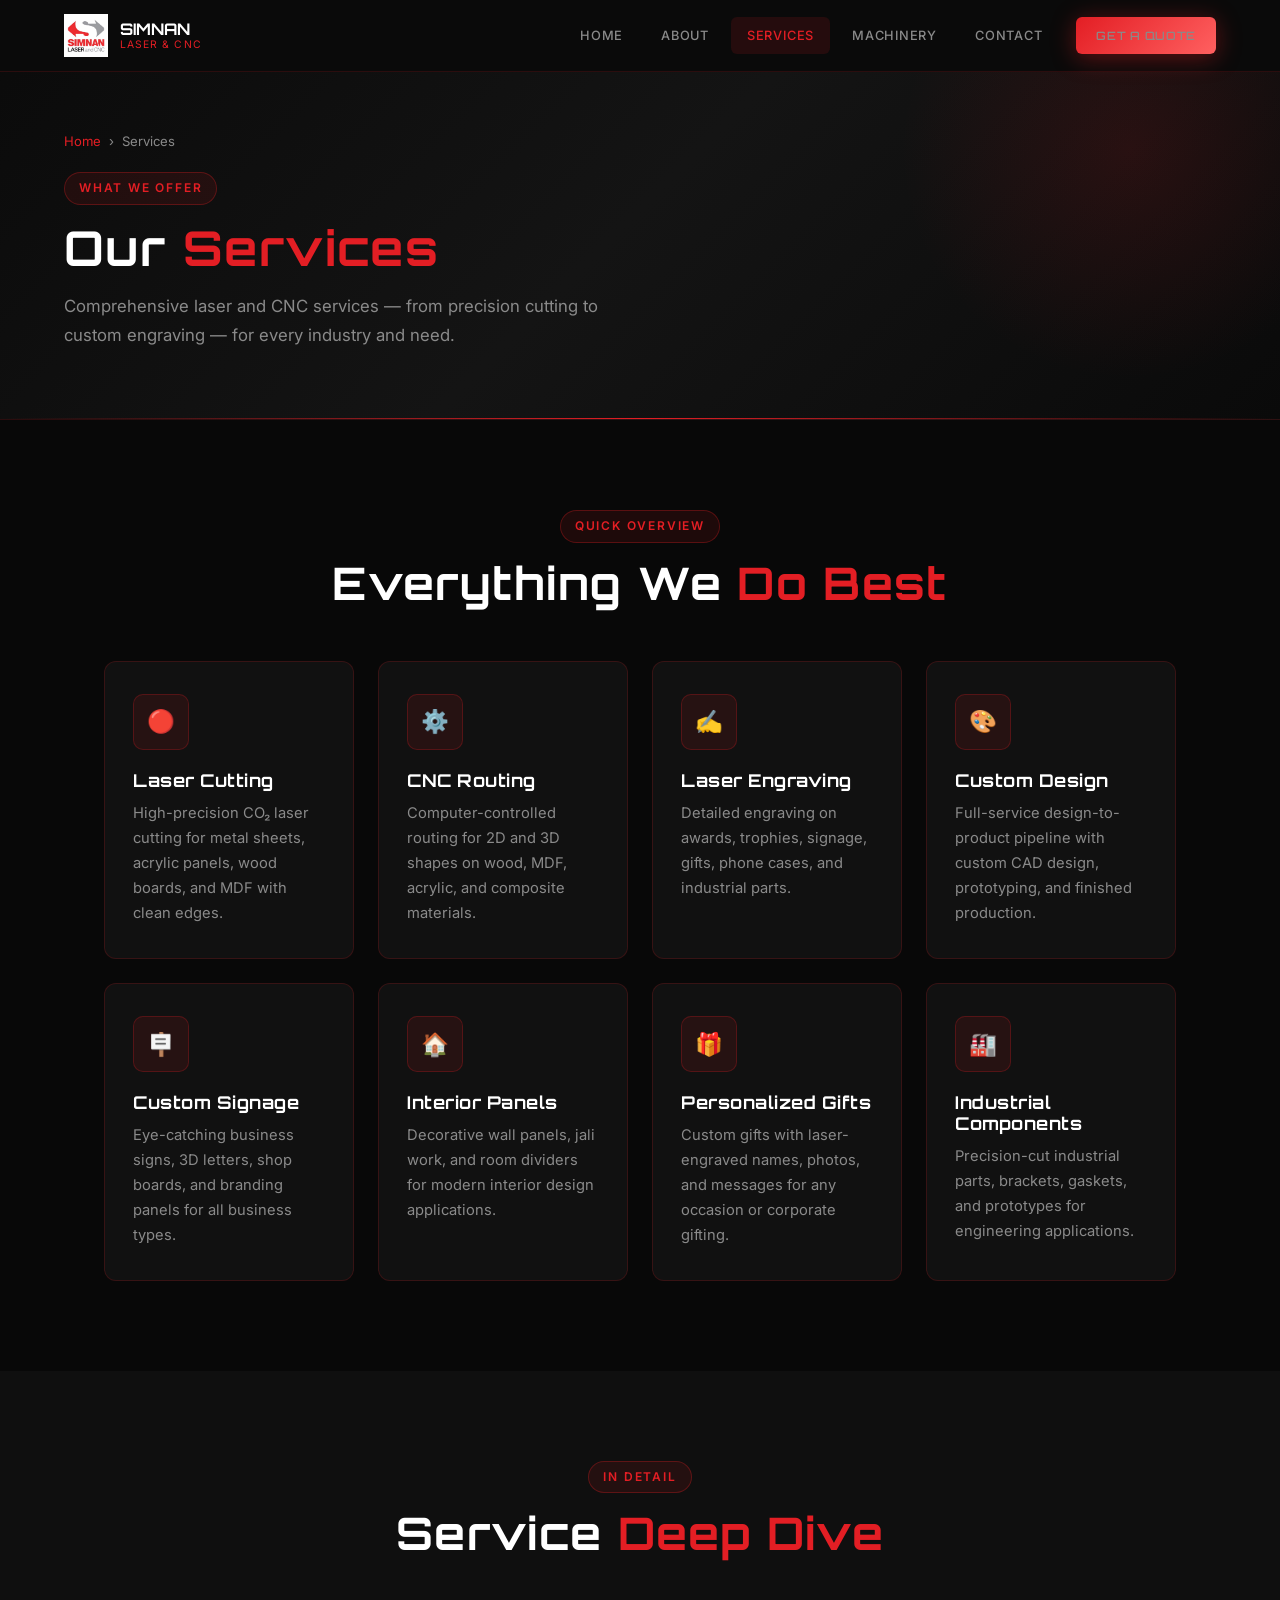
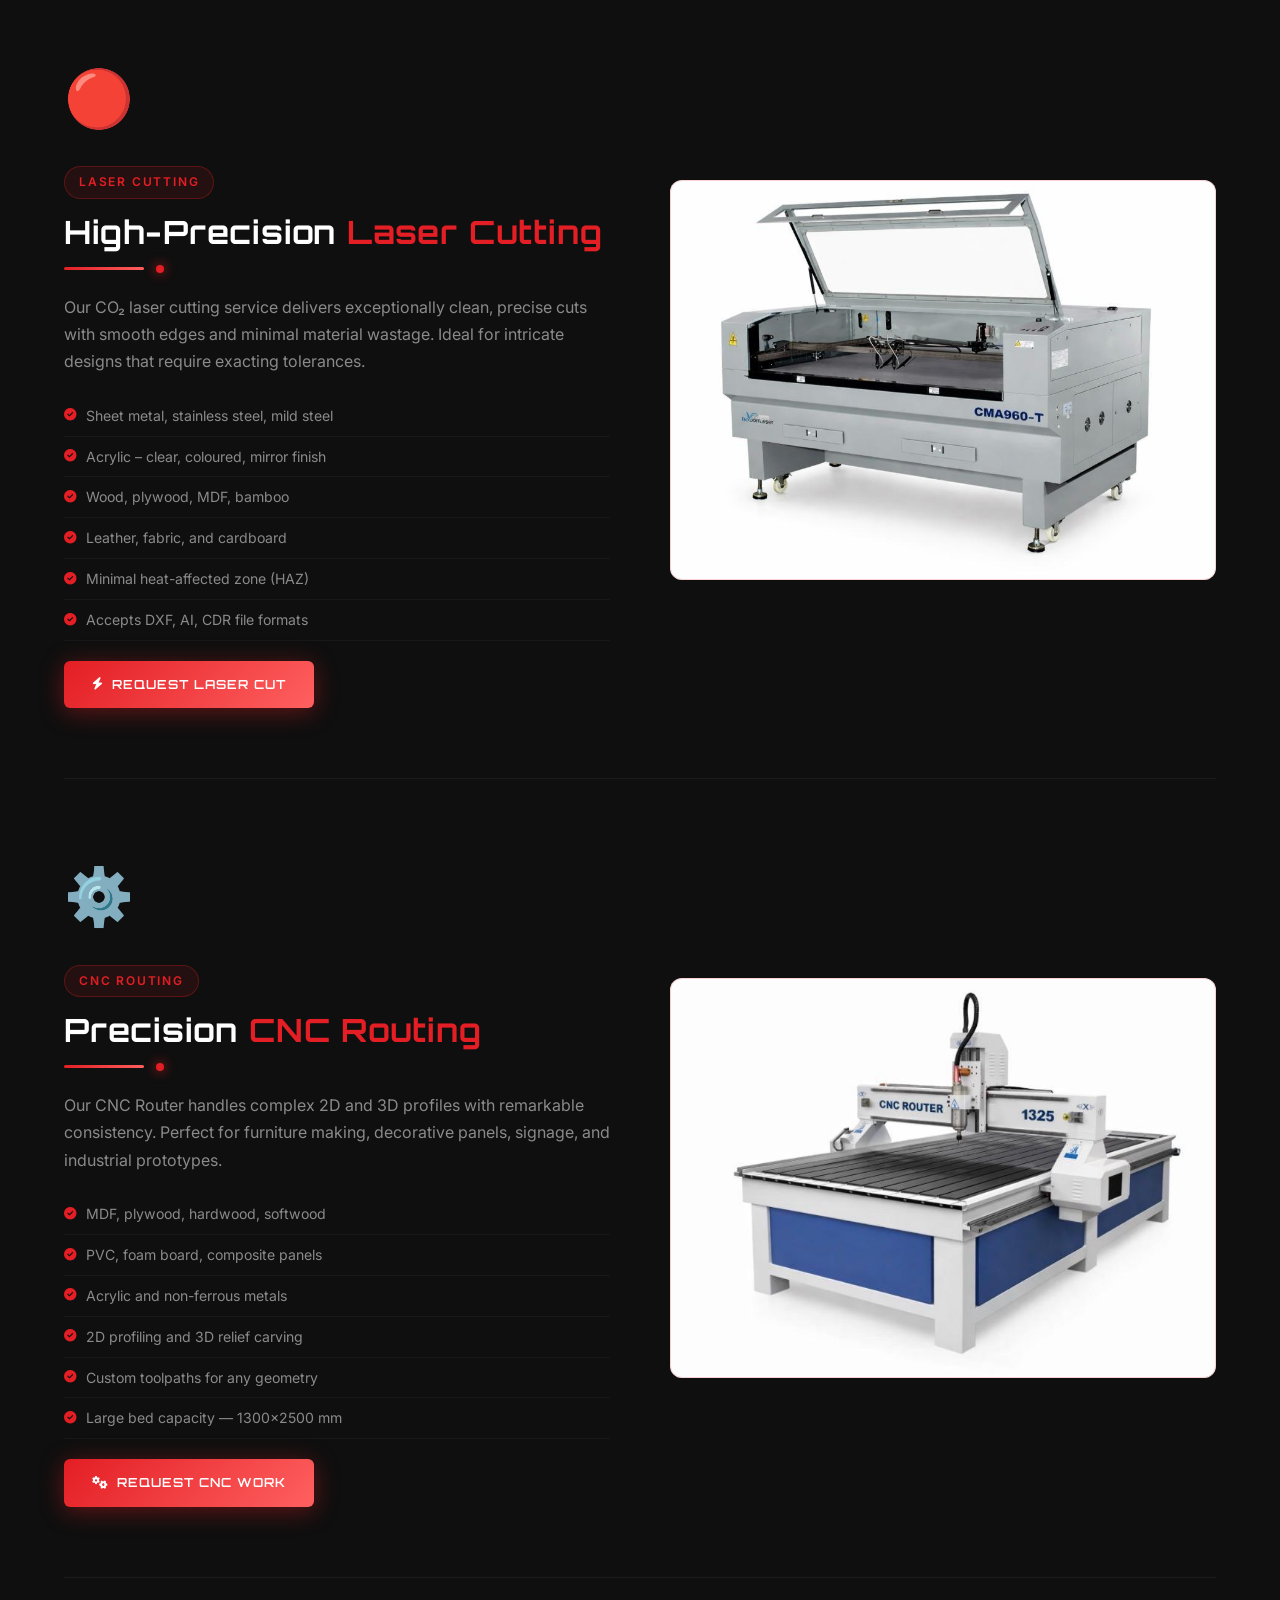
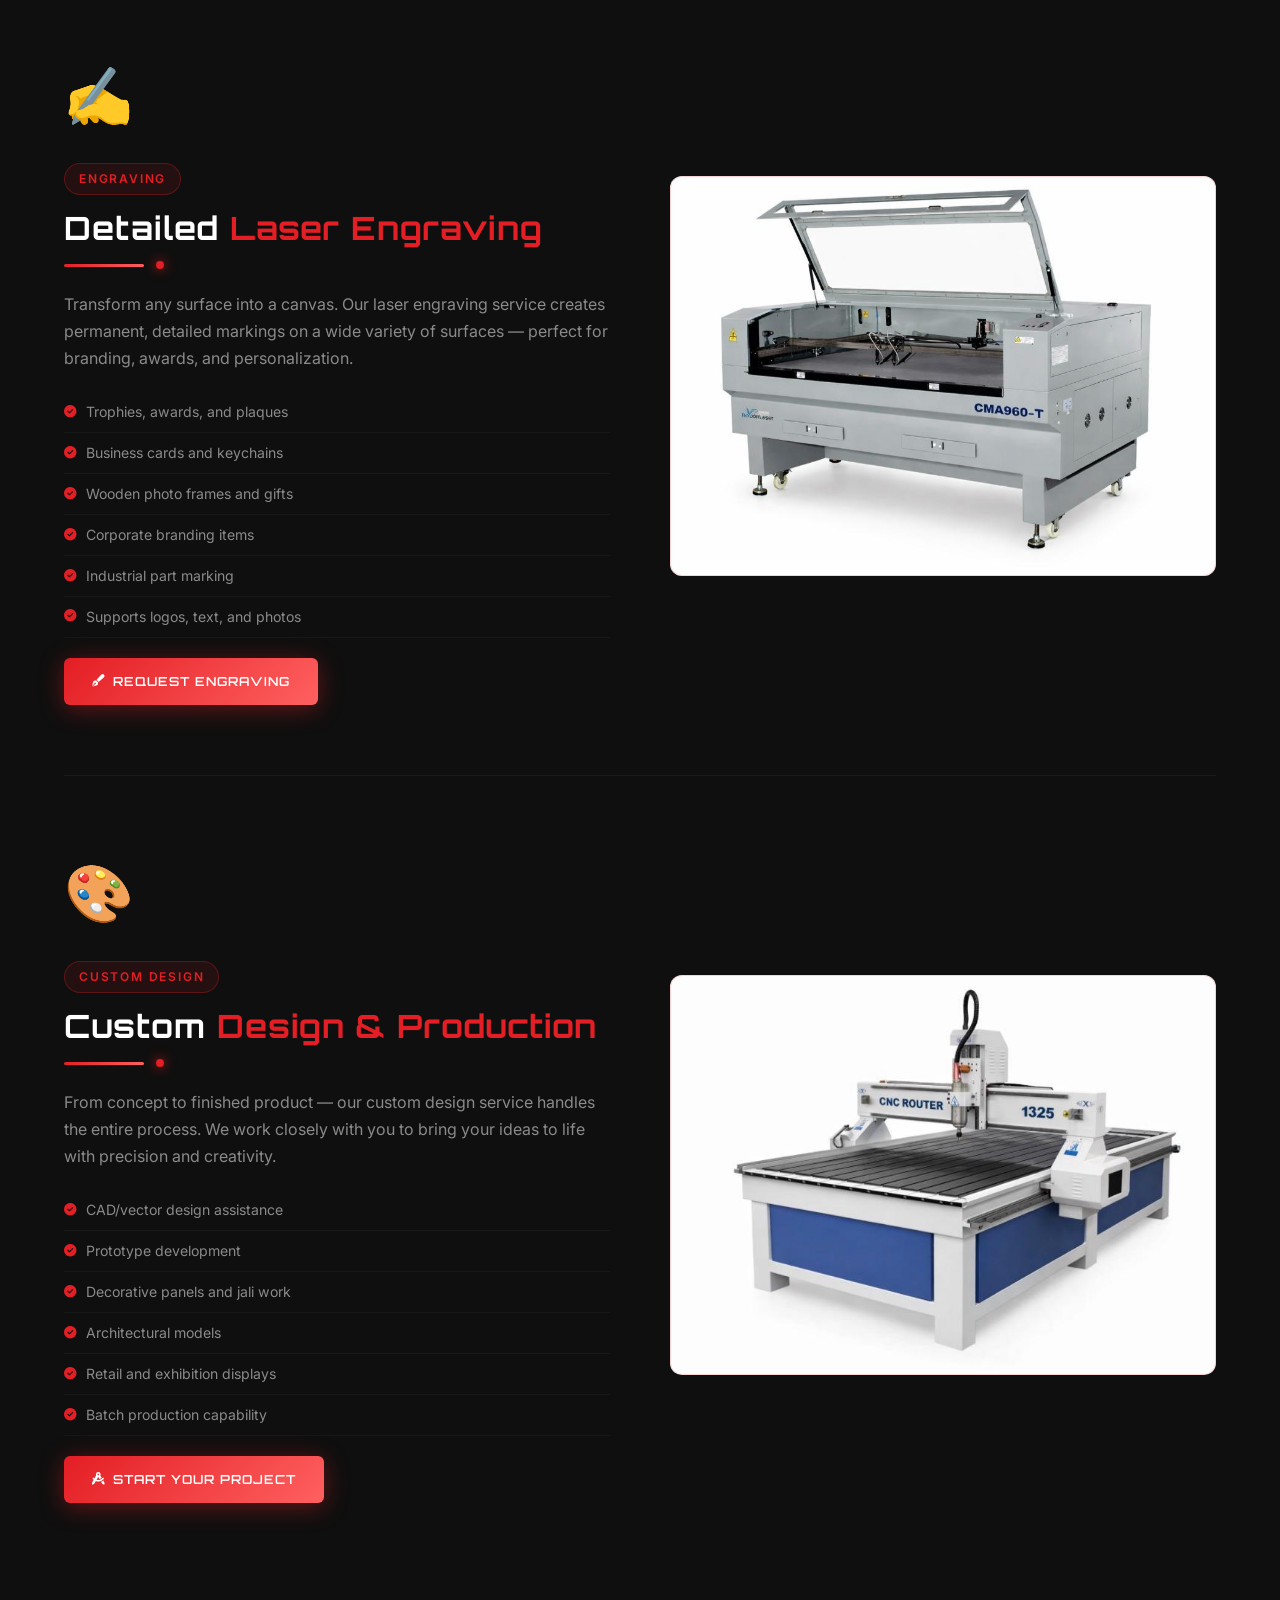
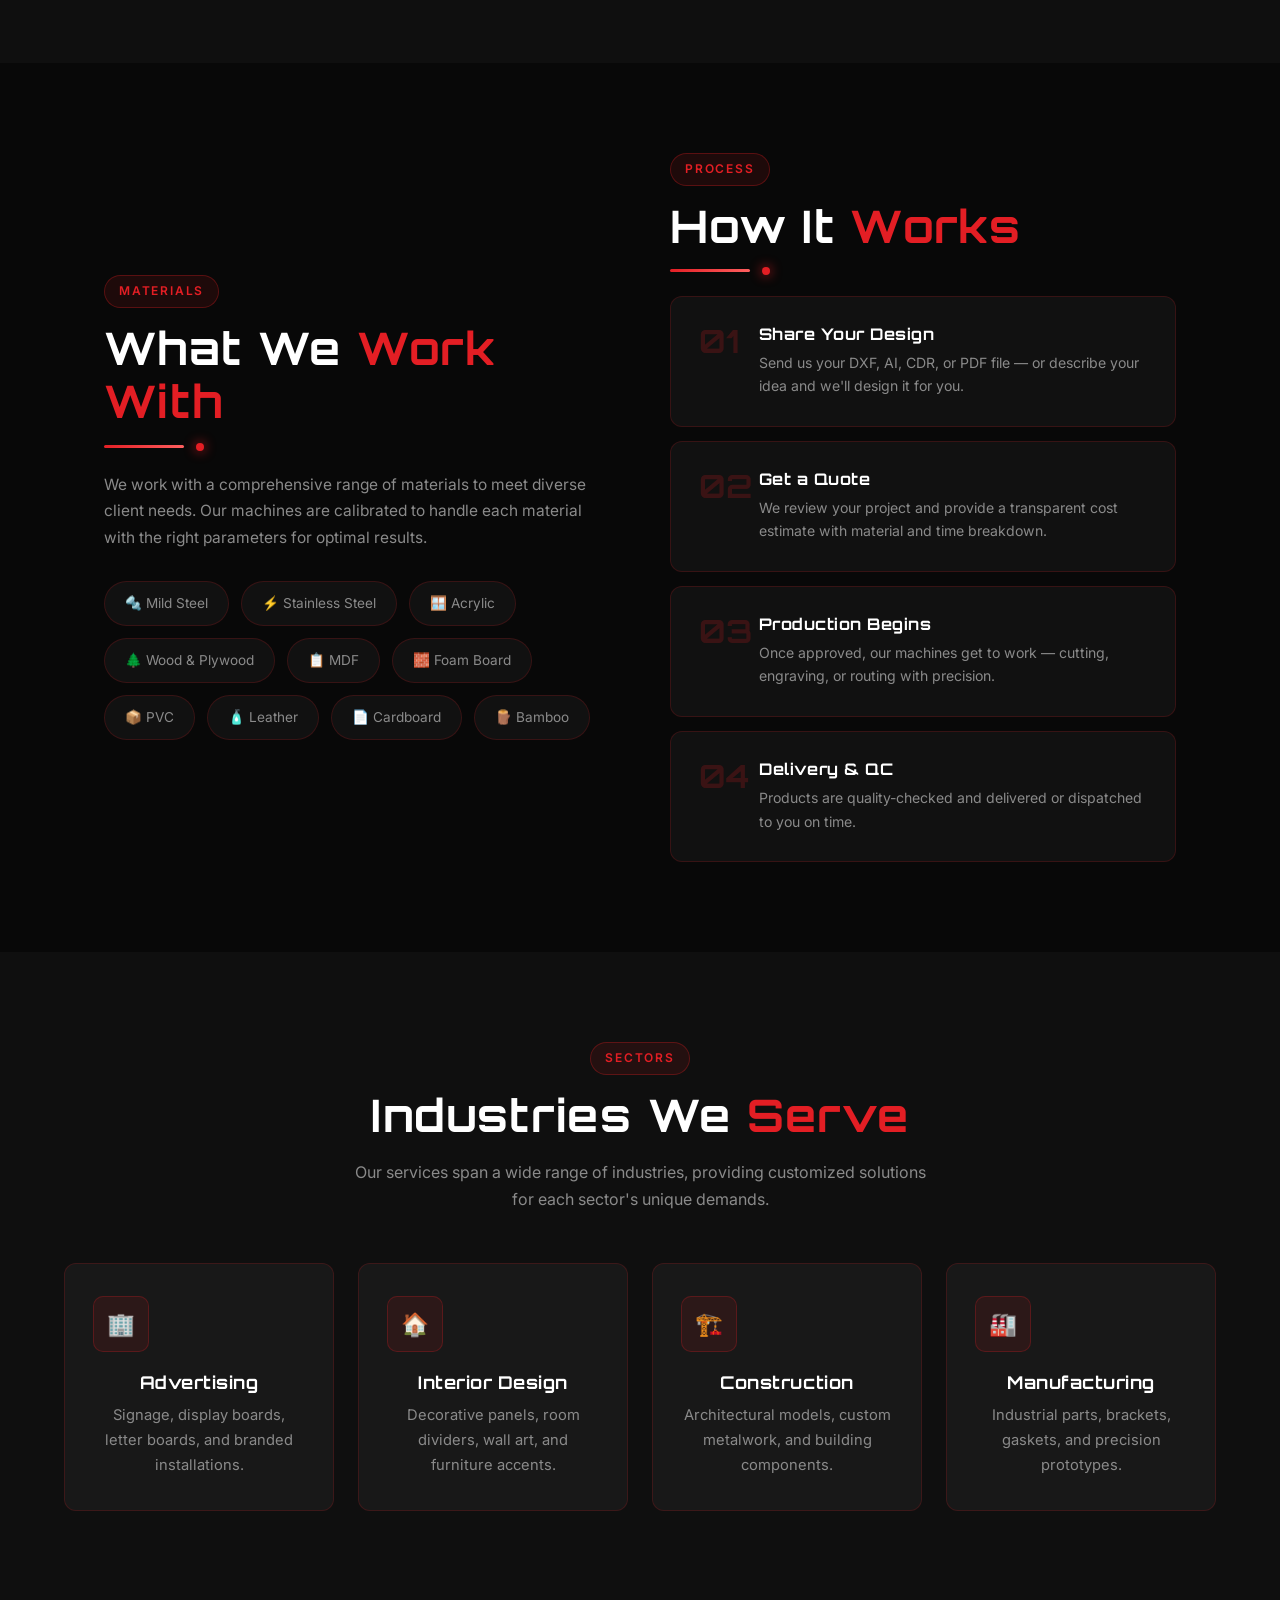
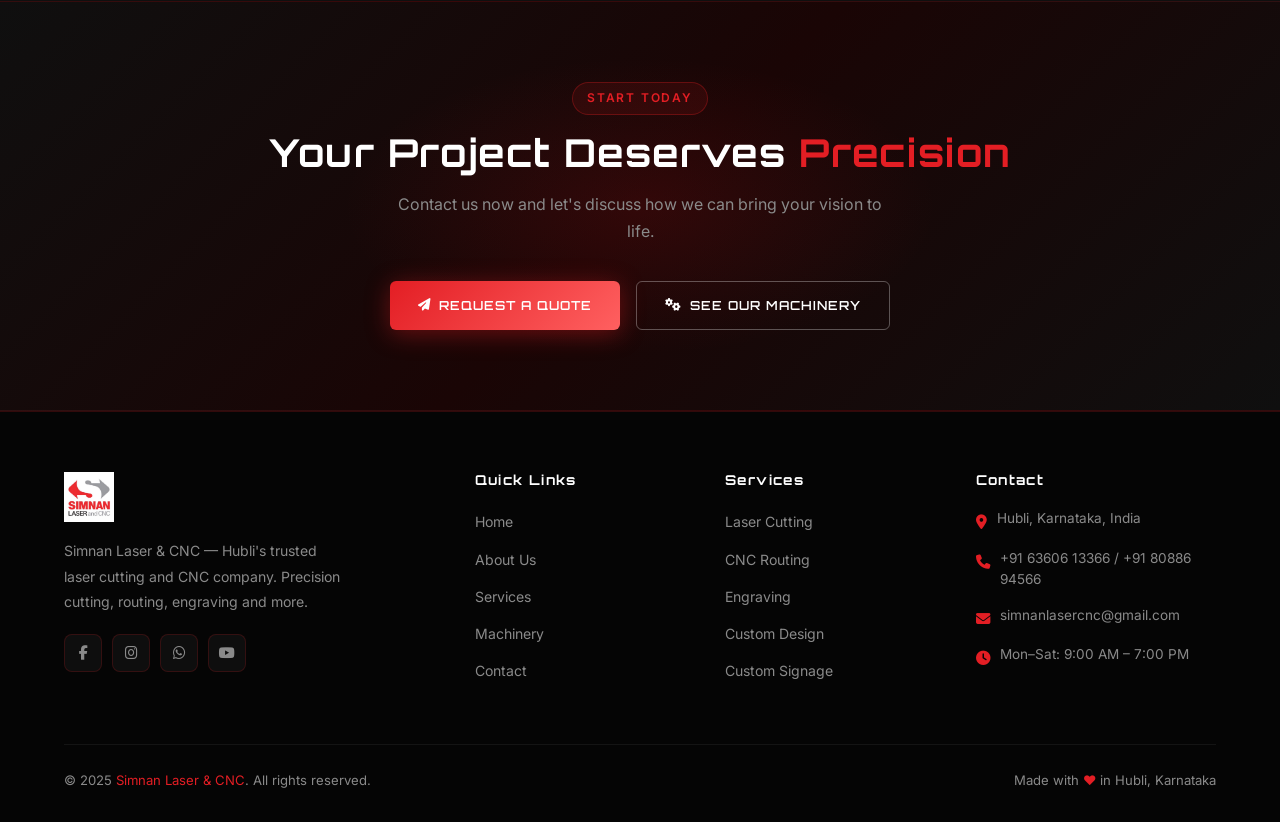
<file: services.html>
<!DOCTYPE html>
<html lang="en">
<head>
    <meta charset="UTF-8" />
    <meta name="viewport" content="width=device-width, initial-scale=1.0" />
    <title>Services – Simnan Laser & CNC</title>
    <meta name="theme-color" content="#0a0a0a" />
    <meta name="description" content="Laser cutting, CNC routing, engraving, and custom design services in Hubli. Metal, wood, acrylic, MDF, and more." />
    <link rel="preconnect" href="https://fonts.googleapis.com" />
    <link rel="preconnect" href="https://fonts.gstatic.com" crossorigin />
    <link href="https://fonts.googleapis.com/css2?family=Orbitron:wght@400;600;700;900&family=Inter:wght@300;400;500;600;700&display=swap" rel="stylesheet" />
    <link rel="stylesheet" href="https://cdnjs.cloudflare.com/ajax/libs/font-awesome/6.5.0/css/all.min.css" />
    <link rel="stylesheet" href="css/style.css" />
    <style>
        .service-detail {
            display: grid;
            grid-template-columns: 1fr 1fr;
            gap: 60px;
            align-items: center;
            padding: 70px 0;
            border-bottom: 1px solid rgba(255,255,255,0.05);
        }
        .service-detail:last-of-type { border-bottom: none; }
        .service-detail.reverse .service-img-col { order: 2; }
        .service-detail.reverse .service-text-col { order: 1; }
        .service-img-col { height: 400px; }
        .service-img-col .img-frame { height: 100%; }
        .service-img-col .img-frame img { height: 100%; object-fit: cover; }
        .service-big-icon {
            font-size: 3.5rem;
            margin-bottom: 20px;
            display: block;
        }
        .service-features { margin: 20px 0; }
        .service-feature {
            display: flex;
            align-items: center;
            gap: 10px;
            padding: 8px 0;
            border-bottom: 1px solid rgba(255,255,255,0.04);
            font-size: 0.88rem;
            color: var(--text-muted);
        }
        .service-feature i { color: var(--primary); font-size: 0.78rem; }

        /* Service placeholder image */
        .svc-placeholder {
            background: var(--dark-3);
            border-radius: var(--radius);
            height: 100%;
            display: flex;
            align-items: center;
            justify-content: center;
            font-size: 5rem;
            border: 1px solid var(--card-border);
            flex-direction: column;
            gap: 12px;
        }
        .svc-placeholder span { font-family: var(--font-head); font-size: 0.75rem; color: var(--text-muted); letter-spacing: 0.1em; }

        .process-grid { display: grid; grid-template-columns: repeat(4, 1fr); gap: 20px; }
        @media(max-width:900px) {
            .service-detail { grid-template-columns: 1fr; gap: 28px; padding: 50px 0; }
            .service-detail.reverse .service-img-col,
            .service-detail.reverse .service-text-col { order: unset; }
            .service-img-col { height: 240px; }
            .process-grid { grid-template-columns: 1fr 1fr; }
        }
        @media(max-width:600px) {
            .process-grid { grid-template-columns: 1fr; }
            .service-detail { padding: 36px 0; gap: 22px; }
            .service-img-col { height: 200px; }
            .service-big-icon { font-size: 2.5rem; margin-bottom: 14px; }
            .service-feature { font-size: 0.82rem; }
        }
    </style>
</head>
<body>

<!-- NAVBAR -->
<nav class="navbar">
    <a href="index.html" class="nav-logo">
        <img src="Logo.jpeg" alt="Simnan Laser & CNC Logo" />
        <div class="nav-logo-text">
            <span class="brand">SIMNAN</span>
            <span class="tagline">Laser &amp; CNC</span>
        </div>
    </a>
    <div class="nav-links">
        <a href="index.html">Home</a>
        <a href="about.html">About</a>
        <a href="services.html">Services</a>
        <a href="machinery.html">Machinery</a>
        <a href="contact.html">Contact</a>
        <a href="contact.html" class="btn btn-primary nav-cta" style="padding:9px 20px;font-size:0.72rem;">Get a Quote</a>
    </div>
    <div class="hamburger" aria-label="Toggle menu">
        <span></span><span></span><span></span>
    </div>
</nav>

<!-- PAGE HERO -->
<div class="page-hero">
    <div class="page-hero-content">
        <div class="breadcrumb">
            <a href="index.html">Home</a>
            <span>›</span>
            <span>Services</span>
        </div>
        <div class="section-tag">What We Offer</div>
        <h1>Our <span style="color:var(--primary)">Services</span></h1>
        <p>Comprehensive laser and CNC services — from precision cutting to custom engraving — for every industry and need.</p>
    </div>
</div>

<!-- SERVICES OVERVIEW CARDS -->
<section class="section container">
    <div class="text-center" style="margin-bottom:50px;">
        <div class="section-tag reveal">Quick Overview</div>
        <h2 class="section-title reveal delay-1">Everything We <span>Do Best</span></h2>
    </div>
    <div class="grid-4">
        <div class="card reveal delay-1">
            <div class="card-icon" style="font-size:1.4rem;">🔴</div>
            <h3>Laser Cutting</h3>
            <p>High-precision CO₂ laser cutting for metal sheets, acrylic panels, wood boards, and MDF with clean edges.</p>
        </div>
        <div class="card reveal delay-2">
            <div class="card-icon" style="font-size:1.4rem;">⚙️</div>
            <h3>CNC Routing</h3>
            <p>Computer-controlled routing for 2D and 3D shapes on wood, MDF, acrylic, and composite materials.</p>
        </div>
        <div class="card reveal delay-3">
            <div class="card-icon" style="font-size:1.4rem;">✍️</div>
            <h3>Laser Engraving</h3>
            <p>Detailed engraving on awards, trophies, signage, gifts, phone cases, and industrial parts.</p>
        </div>
        <div class="card reveal delay-4">
            <div class="card-icon" style="font-size:1.4rem;">🎨</div>
            <h3>Custom Design</h3>
            <p>Full-service design-to-product pipeline with custom CAD design, prototyping, and finished production.</p>
        </div>
        <div class="card reveal delay-1">
            <div class="card-icon" style="font-size:1.4rem;">🪧</div>
            <h3>Custom Signage</h3>
            <p>Eye-catching business signs, 3D letters, shop boards, and branding panels for all business types.</p>
        </div>
        <div class="card reveal delay-2">
            <div class="card-icon" style="font-size:1.4rem;">🏠</div>
            <h3>Interior Panels</h3>
            <p>Decorative wall panels, jali work, and room dividers for modern interior design applications.</p>
        </div>
        <div class="card reveal delay-3">
            <div class="card-icon" style="font-size:1.4rem;">🎁</div>
            <h3>Personalized Gifts</h3>
            <p>Custom gifts with laser-engraved names, photos, and messages for any occasion or corporate gifting.</p>
        </div>
        <div class="card reveal delay-4">
            <div class="card-icon" style="font-size:1.4rem;">🏭</div>
            <h3>Industrial Components</h3>
            <p>Precision-cut industrial parts, brackets, gaskets, and prototypes for engineering applications.</p>
        </div>
    </div>
</section>

<!-- DETAILED SERVICES -->
<section class="section section-alt">
    <div class="container">
        <div class="text-center" style="margin-bottom:20px;">
            <div class="section-tag reveal">In Detail</div>
            <h2 class="section-title reveal delay-1">Service <span>Deep Dive</span></h2>
        </div>

        <!-- Laser Cutting -->
        <div class="service-detail">
            <div class="service-text-col reveal-left">
                <span class="service-big-icon">🔴</span>
                <div class="section-tag">Laser Cutting</div>
                <h2 class="section-title" style="font-size:clamp(1.5rem,2.5vw,2rem);">High-Precision <span>Laser Cutting</span></h2>
                <div class="laser-line"></div>
                <p style="color:var(--text-muted);margin-bottom:16px;">Our CO₂ laser cutting service delivers exceptionally clean, precise cuts with smooth edges and minimal material wastage. Ideal for intricate designs that require exacting tolerances.</p>
                <div class="service-features">
                    <div class="service-feature"><i class="fas fa-check-circle"></i> Sheet metal, stainless steel, mild steel</div>
                    <div class="service-feature"><i class="fas fa-check-circle"></i> Acrylic – clear, coloured, mirror finish</div>
                    <div class="service-feature"><i class="fas fa-check-circle"></i> Wood, plywood, MDF, bamboo</div>
                    <div class="service-feature"><i class="fas fa-check-circle"></i> Leather, fabric, and cardboard</div>
                    <div class="service-feature"><i class="fas fa-check-circle"></i> Minimal heat-affected zone (HAZ)</div>
                    <div class="service-feature"><i class="fas fa-check-circle"></i> Accepts DXF, AI, CDR file formats</div>
                </div>
                <a href="contact.html" class="btn btn-primary"><i class="fas fa-bolt"></i> Request Laser Cut</a>
            </div>
            <div class="service-img-col reveal-right">
                <div class="img-frame">
                    <img src="machine1.jpeg" alt="Laser Cutting Machine" />
                </div>
            </div>
        </div>

        <!-- CNC Routing -->
        <div class="service-detail reverse">
            <div class="service-img-col reveal-left">
                <div class="img-frame">
                    <img src="machine2.jpeg" alt="CNC Router Machine" />
                </div>
            </div>
            <div class="service-text-col reveal-right">
                <span class="service-big-icon">⚙️</span>
                <div class="section-tag">CNC Routing</div>
                <h2 class="section-title" style="font-size:clamp(1.5rem,2.5vw,2rem);">Precision <span>CNC Routing</span></h2>
                <div class="laser-line"></div>
                <p style="color:var(--text-muted);margin-bottom:16px;">Our CNC Router handles complex 2D and 3D profiles with remarkable consistency. Perfect for furniture making, decorative panels, signage, and industrial prototypes.</p>
                <div class="service-features">
                    <div class="service-feature"><i class="fas fa-check-circle"></i> MDF, plywood, hardwood, softwood</div>
                    <div class="service-feature"><i class="fas fa-check-circle"></i> PVC, foam board, composite panels</div>
                    <div class="service-feature"><i class="fas fa-check-circle"></i> Acrylic and non-ferrous metals</div>
                    <div class="service-feature"><i class="fas fa-check-circle"></i> 2D profiling and 3D relief carving</div>
                    <div class="service-feature"><i class="fas fa-check-circle"></i> Custom toolpaths for any geometry</div>
                    <div class="service-feature"><i class="fas fa-check-circle"></i> Large bed capacity — 1300×2500 mm</div>
                </div>
                <a href="contact.html" class="btn btn-primary"><i class="fas fa-cogs"></i> Request CNC Work</a>
            </div>
        </div>

        <!-- Engraving -->
        <div class="service-detail">
            <div class="service-text-col reveal-left">
                <span class="service-big-icon">✍️</span>
                <div class="section-tag">Engraving</div>
                <h2 class="section-title" style="font-size:clamp(1.5rem,2.5vw,2rem);">Detailed <span>Laser Engraving</span></h2>
                <div class="laser-line"></div>
                <p style="color:var(--text-muted);margin-bottom:16px;">Transform any surface into a canvas. Our laser engraving service creates permanent, detailed markings on a wide variety of surfaces — perfect for branding, awards, and personalization.</p>
                <div class="service-features">
                    <div class="service-feature"><i class="fas fa-check-circle"></i> Trophies, awards, and plaques</div>
                    <div class="service-feature"><i class="fas fa-check-circle"></i> Business cards and keychains</div>
                    <div class="service-feature"><i class="fas fa-check-circle"></i> Wooden photo frames and gifts</div>
                    <div class="service-feature"><i class="fas fa-check-circle"></i> Corporate branding items</div>
                    <div class="service-feature"><i class="fas fa-check-circle"></i> Industrial part marking</div>
                    <div class="service-feature"><i class="fas fa-check-circle"></i> Supports logos, text, and photos</div>
                </div>
                <a href="contact.html" class="btn btn-primary"><i class="fas fa-pen-fancy"></i> Request Engraving</a>
            </div>
            <div class="service-img-col reveal-right">
                <div class="img-frame">
                    <img src="machine1.jpeg" alt="Laser Engraving Machine" />
                </div>
            </div>
        </div>

        <!-- Custom Design -->
        <div class="service-detail reverse">
            <div class="service-img-col reveal-left">
                <div class="img-frame">
                    <img src="machine2.jpeg" alt="CNC Custom Design Machine" />
                </div>
            </div>
            <div class="service-text-col reveal-right">
                <span class="service-big-icon">🎨</span>
                <div class="section-tag">Custom Design</div>
                <h2 class="section-title" style="font-size:clamp(1.5rem,2.5vw,2rem);">Custom <span>Design &amp; Production</span></h2>
                <div class="laser-line"></div>
                <p style="color:var(--text-muted);margin-bottom:16px;">From concept to finished product — our custom design service handles the entire process. We work closely with you to bring your ideas to life with precision and creativity.</p>
                <div class="service-features">
                    <div class="service-feature"><i class="fas fa-check-circle"></i> CAD/vector design assistance</div>
                    <div class="service-feature"><i class="fas fa-check-circle"></i> Prototype development</div>
                    <div class="service-feature"><i class="fas fa-check-circle"></i> Decorative panels and jali work</div>
                    <div class="service-feature"><i class="fas fa-check-circle"></i> Architectural models</div>
                    <div class="service-feature"><i class="fas fa-check-circle"></i> Retail and exhibition displays</div>
                    <div class="service-feature"><i class="fas fa-check-circle"></i> Batch production capability</div>
                </div>
                <a href="contact.html" class="btn btn-primary"><i class="fas fa-drafting-compass"></i> Start Your Project</a>
            </div>
        </div>
    </div>
</section>

<!-- MATERIALS -->
<section class="section container">
    <div class="grid-2">
        <div class="reveal-left">
            <div class="section-tag">Materials</div>
            <h2 class="section-title">What We <span>Work With</span></h2>
            <div class="laser-line"></div>
            <p style="color:var(--text-muted);margin-bottom:28px;font-size:0.97rem;">We work with a comprehensive range of materials to meet diverse client needs. Our machines are calibrated to handle each material with the right parameters for optimal results.</p>
            <div class="materials-row">
                <div class="material-chip">🔩 Mild Steel</div>
                <div class="material-chip">⚡ Stainless Steel</div>
                <div class="material-chip">🪟 Acrylic</div>
                <div class="material-chip">🌲 Wood & Plywood</div>
                <div class="material-chip">📋 MDF</div>
                <div class="material-chip">🧱 Foam Board</div>
                <div class="material-chip">📦 PVC</div>
                <div class="material-chip">🧴 Leather</div>
                <div class="material-chip">📄 Cardboard</div>
                <div class="material-chip">🪵 Bamboo</div>
            </div>
        </div>
        <div class="reveal-right">
            <div class="section-tag">Process</div>
            <h2 class="section-title">How It <span>Works</span></h2>
            <div class="laser-line"></div>
            <div style="display:flex;flex-direction:column;gap:14px;margin-top:10px;">
                <div class="process-step">
                    <div class="step-num">01</div>
                    <div class="step-content">
                        <h4>Share Your Design</h4>
                        <p>Send us your DXF, AI, CDR, or PDF file — or describe your idea and we'll design it for you.</p>
                    </div>
                </div>
                <div class="process-step">
                    <div class="step-num">02</div>
                    <div class="step-content">
                        <h4>Get a Quote</h4>
                        <p>We review your project and provide a transparent cost estimate with material and time breakdown.</p>
                    </div>
                </div>
                <div class="process-step">
                    <div class="step-num">03</div>
                    <div class="step-content">
                        <h4>Production Begins</h4>
                        <p>Once approved, our machines get to work — cutting, engraving, or routing with precision.</p>
                    </div>
                </div>
                <div class="process-step">
                    <div class="step-num">04</div>
                    <div class="step-content">
                        <h4>Delivery & QC</h4>
                        <p>Products are quality-checked and delivered or dispatched to you on time.</p>
                    </div>
                </div>
            </div>
        </div>
    </div>
</section>

<!-- INDUSTRIES SERVED -->
<section class="section section-alt">
    <div class="container text-center">
        <div class="section-tag reveal">Sectors</div>
        <h2 class="section-title reveal delay-1">Industries We <span>Serve</span></h2>
        <p class="section-subtitle reveal delay-2">Our services span a wide range of industries, providing customized solutions for each sector's unique demands.</p>
        <div class="grid-4" style="margin-top:20px;">
            <div class="card reveal delay-1"><div class="card-icon">🏢</div><h3>Advertising</h3><p>Signage, display boards, letter boards, and branded installations.</p></div>
            <div class="card reveal delay-2"><div class="card-icon">🏠</div><h3>Interior Design</h3><p>Decorative panels, room dividers, wall art, and furniture accents.</p></div>
            <div class="card reveal delay-3"><div class="card-icon">🏗️</div><h3>Construction</h3><p>Architectural models, custom metalwork, and building components.</p></div>
            <div class="card reveal delay-4"><div class="card-icon">🏭</div><h3>Manufacturing</h3><p>Industrial parts, brackets, gaskets, and precision prototypes.</p></div>
        </div>
    </div>
</section>

<!-- CTA -->
<section class="cta-section">
    <div class="section-tag reveal">Start Today</div>
    <h2 class="reveal delay-1">Your Project Deserves <span style="color:var(--primary)">Precision</span></h2>
    <p class="reveal delay-2">Contact us now and let's discuss how we can bring your vision to life.</p>
    <div class="cta-buttons reveal delay-3">
        <a href="contact.html" class="btn btn-primary"><i class="fas fa-paper-plane"></i> Request a Quote</a>
        <a href="machinery.html" class="btn btn-outline"><i class="fas fa-cogs"></i> See Our Machinery</a>
    </div>
</section>

<!-- FOOTER -->
<footer>
    <div class="footer-grid container">
        <div class="footer-brand">
            <img src="Logo.jpeg" alt="Simnan Laser & CNC" />
            <p>Simnan Laser & CNC — Hubli's trusted laser cutting and CNC company. Precision cutting, routing, engraving and more.</p>
            <div class="footer-social">
                <a href="#" class="social-btn"><i class="fab fa-facebook-f"></i></a>
                <a href="#" class="social-btn"><i class="fab fa-instagram"></i></a>
                <a href="#" class="social-btn"><i class="fab fa-whatsapp"></i></a>
                <a href="#" class="social-btn"><i class="fab fa-youtube"></i></a>
            </div>
        </div>
        <div class="footer-col">
            <h4>Quick Links</h4>
            <ul>
                <li><a href="index.html">Home</a></li>
                <li><a href="about.html">About Us</a></li>
                <li><a href="services.html">Services</a></li>
                <li><a href="machinery.html">Machinery</a></li>
                <li><a href="contact.html">Contact</a></li>
            </ul>
        </div>
        <div class="footer-col">
            <h4>Services</h4>
            <ul>
                <li><a href="services.html">Laser Cutting</a></li>
                <li><a href="services.html">CNC Routing</a></li>
                <li><a href="services.html">Engraving</a></li>
                <li><a href="services.html">Custom Design</a></li>
                <li><a href="services.html">Custom Signage</a></li>
            </ul>
        </div>
        <div class="footer-col">
            <h4>Contact</h4>
            <div class="footer-contact-item"><span class="icon"><i class="fas fa-map-marker-alt"></i></span><span>Hubli, Karnataka, India</span></div>
            <div class="footer-contact-item"><span class="icon"><i class="fas fa-phone"></i></span><span><a href="tel:+916360613366">+91 63606 13366</a> / <a href="tel:+918088694566">+91 80886 94566</a></span></div>
            <div class="footer-contact-item"><span class="icon"><i class="fas fa-envelope"></i></span><span><a href="mailto:simnanlasercnc@gmail.com">simnanlasercnc@gmail.com</a></span></div>
            <div class="footer-contact-item"><span class="icon"><i class="fas fa-clock"></i></span><span>Mon–Sat: 9:00 AM – 7:00 PM</span></div>
        </div>
    </div>
    <div class="footer-bottom container">
        <p>© 2025 <span>Simnan Laser & CNC</span>. All rights reserved.</p>
        <p>Made with <span>♥</span> in Hubli, Karnataka</p>
    </div>
</footer>

<script src="js/main.js"></script>
</body>
</html>
</file>
<file: css/style.css>
/* ===== RESET & VARIABLES ===== */
*, *::before, *::after { margin: 0; padding: 0; box-sizing: border-box; }

:root {
    --primary: #e31e24;
    --primary-dark: #b01519;
    --primary-glow: rgba(227, 30, 36, 0.35);
    --dark: #080808;
    --dark-2: #0f0f0f;
    --dark-3: #181818;
    --card-bg: rgba(255,255,255,0.04);
    --card-border: rgba(227,30,36,0.18);
    --text: #f0f0f0;
    --text-muted: #8a8a8a;
    --silver: #c0c0c0;
    --white: #ffffff;
    --gradient-red: linear-gradient(135deg, #e31e24 0%, #ff6060 100%);
    --font-head: 'Orbitron', sans-serif;
    --font-body: 'Inter', sans-serif;
    --tr: all 0.3s ease;
    --shadow: 0 8px 32px rgba(0,0,0,0.5);
    --shadow-red: 0 4px 24px rgba(227,30,36,0.4);
    --radius: 12px;
}

html { scroll-behavior: smooth; }

body {
    font-family: var(--font-body);
    background: var(--dark);
    color: var(--text);
    line-height: 1.7;
    overflow-x: hidden;
}

a { text-decoration: none; color: inherit; }
img { max-width: 100%; display: block; }
ul { list-style: none; }

/* ===== TYPOGRAPHY ===== */
h1, h2, h3, h4 { font-family: var(--font-head); letter-spacing: 0.03em; line-height: 1.2; }
.section-tag {
    display: inline-block;
    font-size: 0.75rem;
    font-weight: 600;
    text-transform: uppercase;
    letter-spacing: 0.15em;
    color: var(--primary);
    background: rgba(227,30,36,0.1);
    border: 1px solid rgba(227,30,36,0.3);
    padding: 5px 14px;
    border-radius: 50px;
    margin-bottom: 14px;
}
.section-title {
    font-size: clamp(1.8rem, 3.5vw, 2.8rem);
    margin-bottom: 16px;
    color: var(--white);
}
.section-title span { color: var(--primary); }
.section-subtitle {
    font-size: 1rem;
    color: var(--text-muted);
    max-width: 580px;
    margin: 0 auto 50px;
}
.text-center { text-align: center; }

/* ===== BUTTONS ===== */
.btn {
    display: inline-flex;
    align-items: center;
    gap: 8px;
    padding: 13px 28px;
    border-radius: 6px;
    font-family: var(--font-head);
    font-size: 0.78rem;
    font-weight: 600;
    letter-spacing: 0.08em;
    text-transform: uppercase;
    cursor: pointer;
    border: none;
    transition: var(--tr);
}
.btn-primary {
    background: var(--gradient-red);
    color: var(--white);
    box-shadow: var(--shadow-red);
}
.btn-primary:hover { transform: translateY(-2px); box-shadow: 0 8px 32px rgba(227,30,36,0.55); }
.btn-outline {
    background: transparent;
    color: var(--white);
    border: 1.5px solid rgba(255,255,255,0.3);
}
.btn-outline:hover { border-color: var(--primary); color: var(--primary); transform: translateY(-2px); }

/* ===== NAVBAR ===== */
.navbar {
    position: fixed;
    top: 0; left: 0; right: 0;
    z-index: 9999;
    padding: 0 5%;
    height: 72px;
    display: flex;
    align-items: center;
    justify-content: space-between;
    background: #0a0a0a;
    border-bottom: 1px solid rgba(227,30,36,0.15);
    transition: background 0.3s ease, box-shadow 0.3s ease;
}
.navbar.scrolled { background: #080808; box-shadow: 0 2px 20px rgba(0,0,0,0.6); }
.nav-logo { display: flex; align-items: center; gap: 12px; }
.nav-logo img { height: 44px; width: auto; object-fit: contain; }
.nav-logo-text { display: flex; flex-direction: column; line-height: 1.1; }
.nav-logo-text .brand { font-family: var(--font-head); font-size: 1rem; font-weight: 700; color: var(--white); }
.nav-logo-text .tagline { font-size: 0.65rem; color: var(--primary); letter-spacing: 0.1em; text-transform: uppercase; }
.nav-links { display: flex; align-items: center; gap: 6px; }
.nav-links a {
    font-size: 0.8rem;
    font-weight: 500;
    letter-spacing: 0.06em;
    padding: 8px 16px;
    border-radius: 6px;
    color: var(--text-muted);
    transition: var(--tr);
    text-transform: uppercase;
}
.nav-links a:hover, .nav-links a.active { color: var(--white); background: rgba(227,30,36,0.12); }
.nav-links a.active { color: var(--primary); }
.nav-cta { margin-left: 12px; }
.hamburger {
    display: none;
    flex-direction: column;
    gap: 5px;
    cursor: pointer;
    padding: 10px;
    min-width: 44px;
    min-height: 44px;
    align-items: center;
    justify-content: center;
    border-radius: 6px;
    background: rgba(227,30,36,0.08);
    border: 1px solid rgba(227,30,36,0.2);
    -webkit-tap-highlight-color: transparent;
}
.hamburger span {
    display: block;
    width: 24px;
    height: 2px;
    background: var(--text);
    border-radius: 2px;
    transition: var(--tr);
}
.hamburger.open span:nth-child(1) { transform: rotate(45deg) translate(5px, 5px); }
.hamburger.open span:nth-child(2) { opacity: 0; }
.hamburger.open span:nth-child(3) { transform: rotate(-45deg) translate(5px, -5px); }

/* ===== PAGE HERO (inner pages) ===== */
.page-hero {
    padding: 130px 5% 70px;
    background: linear-gradient(135deg, #0a0a0a 0%, #141414 50%, #0a0a0a 100%);
    position: relative;
    overflow: hidden;
    border-bottom: 1px solid rgba(227,30,36,0.15);
}
.page-hero::before {
    content: '';
    position: absolute;
    top: -100px; right: -100px;
    width: 500px; height: 500px;
    background: radial-gradient(circle, rgba(227,30,36,0.12) 0%, transparent 65%);
    pointer-events: none;
}
.page-hero::after {
    content: '';
    position: absolute;
    bottom: 0; left: 0; right: 0;
    height: 1px;
    background: linear-gradient(90deg, transparent, var(--primary), transparent);
}
.page-hero-content { max-width: 700px; }
.page-hero h1 { font-size: clamp(2rem, 4vw, 3rem); color: var(--white); margin-bottom: 16px; }
.page-hero p { font-size: 1.05rem; color: var(--text-muted); max-width: 550px; }
.breadcrumb {
    display: flex;
    align-items: center;
    gap: 8px;
    font-size: 0.82rem;
    color: var(--text-muted);
    margin-bottom: 20px;
}
.breadcrumb a { color: var(--primary); }
.breadcrumb span { color: var(--text-muted); }

/* ===== SECTION WRAPPER ===== */
.section { padding: 90px 5%; }
.section-alt { background: var(--dark-2); }
.container { max-width: 1200px; margin: 0 auto; }

/* ===== GRID UTILS ===== */
.grid-2 { display: grid; grid-template-columns: 1fr 1fr; gap: 60px; align-items: center; }
.grid-3 { display: grid; grid-template-columns: repeat(3, 1fr); gap: 28px; }
.grid-4 { display: grid; grid-template-columns: repeat(4, 1fr); gap: 24px; }

/* ===== CARDS ===== */
.card {
    background: var(--card-bg);
    border: 1px solid var(--card-border);
    border-radius: var(--radius);
    padding: 32px 28px;
    transition: var(--tr);
    position: relative;
    overflow: hidden;
}
.card::before {
    content: '';
    position: absolute;
    top: 0; left: 0; right: 0;
    height: 2px;
    background: var(--gradient-red);
    transform: scaleX(0);
    transform-origin: left;
    transition: transform 0.4s ease;
}
.card:hover { transform: translateY(-6px); border-color: rgba(227,30,36,0.4); box-shadow: var(--shadow-red); }
.card:hover::before { transform: scaleX(1); }
.card-icon {
    width: 56px; height: 56px;
    background: rgba(227,30,36,0.1);
    border: 1px solid rgba(227,30,36,0.25);
    border-radius: 10px;
    display: flex;
    align-items: center;
    justify-content: center;
    margin-bottom: 20px;
    font-size: 1.4rem;
    transition: var(--tr);
}
.card:hover .card-icon { background: rgba(227,30,36,0.2); box-shadow: 0 0 20px rgba(227,30,36,0.25); }
.card h3 { font-size: 1.1rem; margin-bottom: 10px; color: var(--white); }
.card p { font-size: 0.92rem; color: var(--text-muted); line-height: 1.7; }

/* ===== STATS BAR ===== */
.stats-bar {
    background: var(--dark-3);
    border-top: 1px solid rgba(227,30,36,0.2);
    border-bottom: 1px solid rgba(227,30,36,0.2);
    padding: 40px 5%;
}
.stats-grid { display: grid; grid-template-columns: repeat(4, 1fr); gap: 0; }
.stat-item {
    text-align: center;
    padding: 16px;
    border-right: 1px solid rgba(255,255,255,0.06);
}
.stat-item:last-child { border-right: none; }
.stat-number {
    font-family: var(--font-head);
    font-size: 2.2rem;
    font-weight: 700;
    color: var(--primary);
    line-height: 1;
    margin-bottom: 6px;
}
.stat-label { font-size: 0.8rem; color: var(--text-muted); text-transform: uppercase; letter-spacing: 0.1em; }

/* ===== IMAGE STYLES ===== */
.img-frame {
    border-radius: var(--radius);
    overflow: hidden;
    position: relative;
}
.img-frame img { width: 100%; height: 100%; object-fit: cover; display: block; transition: transform 0.6s ease; }
.img-frame:hover img { transform: scale(1.04); }
.img-frame::after {
    content: '';
    position: absolute;
    inset: 0;
    border: 1px solid rgba(227,30,36,0.2);
    border-radius: var(--radius);
    pointer-events: none;
}

/* ===== LASER LINE DIVIDER ===== */
.laser-line {
    width: 80px; height: 3px;
    background: var(--gradient-red);
    border-radius: 2px;
    margin: 16px 0 24px;
    position: relative;
}
.laser-line::after {
    content: '';
    position: absolute;
    right: -20px; top: 50%;
    transform: translateY(-50%);
    width: 8px; height: 8px;
    background: var(--primary);
    border-radius: 50%;
    box-shadow: 0 0 12px var(--primary);
}
.laser-line.center { margin: 16px auto 24px; }

/* ===== FOOTER ===== */
footer {
    background: #050505;
    border-top: 1px solid rgba(227,30,36,0.2);
    padding: 60px 5% 30px;
}
.footer-grid {
    display: grid;
    grid-template-columns: 1.8fr 1fr 1fr 1.2fr;
    gap: 50px;
    margin-bottom: 50px;
}
.footer-brand img { height: 50px; margin-bottom: 16px; }
.footer-brand p { font-size: 0.88rem; color: var(--text-muted); line-height: 1.8; max-width: 280px; }
.footer-social { display: flex; gap: 10px; margin-top: 20px; }
.social-btn {
    width: 38px; height: 38px;
    border-radius: 8px;
    background: var(--card-bg);
    border: 1px solid var(--card-border);
    display: flex; align-items: center; justify-content: center;
    font-size: 0.9rem;
    color: var(--text-muted);
    transition: var(--tr);
}
.social-btn:hover { background: rgba(227,30,36,0.15); border-color: var(--primary); color: var(--primary); }
.footer-col h4 { font-family: var(--font-head); font-size: 0.85rem; color: var(--white); margin-bottom: 20px; letter-spacing: 0.1em; }
.footer-col ul li { margin-bottom: 10px; }
.footer-col ul li a { font-size: 0.88rem; color: var(--text-muted); transition: var(--tr); }
.footer-col ul li a:hover { color: var(--primary); padding-left: 4px; }
.footer-contact-item { display: flex; align-items: flex-start; gap: 10px; margin-bottom: 14px; }
.footer-contact-item .icon { color: var(--primary); font-size: 0.9rem; margin-top: 2px; flex-shrink: 0; }
.footer-contact-item span { font-size: 0.85rem; color: var(--text-muted); line-height: 1.6; }
.footer-bottom {
    border-top: 1px solid rgba(255,255,255,0.06);
    padding-top: 24px;
    display: flex;
    align-items: center;
    justify-content: space-between;
    flex-wrap: wrap;
    gap: 12px;
}
.footer-bottom p { font-size: 0.82rem; color: var(--text-muted); }
.footer-bottom span { color: var(--primary); }

/* ===== SCROLL ANIMATIONS ===== */
.reveal {
    opacity: 0;
    transform: translateY(30px);
    transition: opacity 0.6s ease, transform 0.6s ease;
}
.reveal.visible { opacity: 1; transform: translateY(0); }
.reveal-left { opacity: 0; transform: translateX(-40px); transition: opacity 0.7s ease, transform 0.7s ease; }
.reveal-left.visible { opacity: 1; transform: translateX(0); }
.reveal-right { opacity: 0; transform: translateX(40px); transition: opacity 0.7s ease, transform 0.7s ease; }
.reveal-right.visible { opacity: 1; transform: translateX(0); }
.delay-1 { transition-delay: 0.1s; }
.delay-2 { transition-delay: 0.2s; }
.delay-3 { transition-delay: 0.3s; }
.delay-4 { transition-delay: 0.4s; }

/* ===== BADGE ===== */
.badge {
    display: inline-block;
    padding: 4px 12px;
    border-radius: 50px;
    font-size: 0.72rem;
    font-weight: 600;
    letter-spacing: 0.1em;
    text-transform: uppercase;
}
.badge-red { background: rgba(227,30,36,0.15); color: var(--primary); border: 1px solid rgba(227,30,36,0.3); }
.badge-silver { background: rgba(192,192,192,0.1); color: var(--silver); border: 1px solid rgba(192,192,192,0.2); }

/* ===== CTA SECTION ===== */
.cta-section {
    padding: 80px 5%;
    background: linear-gradient(135deg, #0f0f0f 0%, #1a0505 50%, #0f0f0f 100%);
    border-top: 1px solid rgba(227,30,36,0.15);
    border-bottom: 1px solid rgba(227,30,36,0.15);
    text-align: center;
    position: relative;
    overflow: hidden;
}
.cta-section::before {
    content: '';
    position: absolute;
    left: 50%; top: 50%;
    transform: translate(-50%, -50%);
    width: 600px; height: 300px;
    background: radial-gradient(ellipse, rgba(227,30,36,0.12) 0%, transparent 70%);
    pointer-events: none;
}
.cta-section h2 { font-size: clamp(1.8rem, 3vw, 2.5rem); color: var(--white); margin-bottom: 16px; }
.cta-section p { color: var(--text-muted); font-size: 1rem; margin-bottom: 36px; max-width: 500px; margin-left: auto; margin-right: auto; }
.cta-buttons { display: flex; gap: 16px; justify-content: center; flex-wrap: wrap; }

/* ===== MATERIAL CHIPS ===== */
.materials-row { display: flex; flex-wrap: wrap; gap: 12px; margin-top: 30px; }
.material-chip {
    padding: 10px 20px;
    border-radius: 50px;
    background: var(--card-bg);
    border: 1px solid var(--card-border);
    font-size: 0.85rem;
    color: var(--text-muted);
    transition: var(--tr);
    cursor: default;
}
.material-chip:hover { background: rgba(227,30,36,0.1); border-color: var(--primary); color: var(--text); }

/* ===== PROCESS STEPS ===== */
.process-step {
    display: flex;
    gap: 20px;
    align-items: flex-start;
    padding: 28px;
    background: var(--card-bg);
    border: 1px solid var(--card-border);
    border-radius: var(--radius);
    transition: var(--tr);
}
.process-step:hover { border-color: rgba(227,30,36,0.4); transform: translateY(-4px); }
.step-num {
    font-family: var(--font-head);
    font-size: 2rem;
    font-weight: 700;
    color: rgba(227,30,36,0.2);
    line-height: 1;
    min-width: 40px;
}
.step-content h4 { font-size: 1rem; color: var(--white); margin-bottom: 6px; }
.step-content p { font-size: 0.88rem; color: var(--text-muted); }

/* ===== WHY CHOOSE US ===== */
.check-item { display: flex; align-items: flex-start; gap: 12px; margin-bottom: 18px; }
.check-icon {
    width: 24px; height: 24px;
    background: rgba(227,30,36,0.12);
    border: 1px solid rgba(227,30,36,0.3);
    border-radius: 50%;
    display: flex; align-items: center; justify-content: center;
    font-size: 0.7rem;
    color: var(--primary);
    flex-shrink: 0;
    margin-top: 2px;
}
.check-content h4 { font-size: 0.95rem; color: var(--white); margin-bottom: 3px; }
.check-content p { font-size: 0.85rem; color: var(--text-muted); }

/* ===== INDUSTRY TAGS ===== */
.industry-tags { display: flex; flex-wrap: wrap; gap: 10px; }
.industry-tag {
    padding: 8px 18px;
    border-radius: 6px;
    background: var(--dark-3);
    border: 1px solid rgba(255,255,255,0.08);
    font-size: 0.82rem;
    color: var(--text-muted);
    transition: var(--tr);
}
.industry-tag:hover { border-color: var(--primary); color: var(--primary); }

/* ===== CONTACT FORM ===== */
.form-group { margin-bottom: 22px; }
.form-group label { display: block; font-size: 0.82rem; font-weight: 500; color: var(--text-muted); margin-bottom: 8px; letter-spacing: 0.06em; text-transform: uppercase; }
.form-group input,
.form-group textarea,
.form-group select {
    width: 100%;
    background: rgba(255,255,255,0.04);
    border: 1px solid rgba(255,255,255,0.1);
    border-radius: 8px;
    padding: 13px 16px;
    color: var(--text);
    font-family: var(--font-body);
    font-size: 0.95rem;
    transition: var(--tr);
    outline: none;
}
.form-group input:focus,
.form-group textarea:focus,
.form-group select:focus { border-color: var(--primary); background: rgba(227,30,36,0.04); box-shadow: 0 0 0 3px rgba(227,30,36,0.1); }
.form-group textarea { resize: vertical; min-height: 130px; }
.form-row { display: grid; grid-template-columns: 1fr 1fr; gap: 20px; }
.form-group select option { background: #1a1a1a; }

/* ===== CONTACT INFO CARDS ===== */
.contact-info-card {
    background: var(--card-bg);
    border: 1px solid var(--card-border);
    border-radius: var(--radius);
    padding: 24px;
    display: flex;
    align-items: flex-start;
    gap: 16px;
    transition: var(--tr);
}
.contact-info-card:hover { border-color: rgba(227,30,36,0.4); transform: translateY(-4px); }
.contact-info-icon {
    width: 46px; height: 46px;
    background: rgba(227,30,36,0.1);
    border: 1px solid rgba(227,30,36,0.2);
    border-radius: 10px;
    display: flex; align-items: center; justify-content: center;
    font-size: 1.1rem;
    color: var(--primary);
    flex-shrink: 0;
}
.contact-info-text h4 { font-size: 0.85rem; color: var(--white); margin-bottom: 5px; letter-spacing: 0.08em; text-transform: uppercase; }
.contact-info-text p { font-size: 0.88rem; color: var(--text-muted); line-height: 1.7; }
.contact-info-text a { color: var(--text-muted); transition: var(--tr); }
.contact-info-text a:hover { color: var(--primary); }

/* ===== MAP CONTAINER ===== */
.map-container {
    border-radius: var(--radius);
    overflow: hidden;
    border: 1px solid var(--card-border);
    height: 350px;
    background: var(--dark-3);
    display: flex;
    align-items: center;
    justify-content: center;
    position: relative;
}
.map-container iframe { width: 100%; height: 100%; border: none; }

/* ===== MACHINE SPEC TABLE ===== */
.spec-table { width: 100%; border-collapse: collapse; margin-top: 20px; }
.spec-table tr { border-bottom: 1px solid rgba(255,255,255,0.05); }
.spec-table tr:last-child { border-bottom: none; }
.spec-table td { padding: 12px 0; font-size: 0.88rem; }
.spec-table td:first-child { color: var(--text-muted); width: 45%; }
.spec-table td:last-child { color: var(--white); font-weight: 500; }

/* ===== MOBILE MENU ===== */
@media (max-width: 900px) {
    .hamburger { display: flex; }
    .nav-links {
        position: fixed;
        top: 72px; left: 0; right: 0;
        background: #0a0a0a;
        flex-direction: column;
        padding: 16px 5% 24px;
        gap: 4px;
        border-bottom: 1px solid rgba(227,30,36,0.2);
        transform: translateY(-300%);
        transition: transform 0.4s ease;
        z-index: 9998;
        box-shadow: 0 8px 32px rgba(0,0,0,0.6);
    }
    .nav-links.open { transform: translateY(0); }
    .nav-links a { padding: 12px 16px; font-size: 0.9rem; width: 100%; }
    .nav-cta { display: none; }
    .grid-2 { grid-template-columns: 1fr; gap: 36px; }
    .grid-3 { grid-template-columns: 1fr 1fr; }
    .grid-4 { grid-template-columns: 1fr 1fr; }
    .stats-grid { grid-template-columns: 1fr 1fr; }
    .stats-grid .stat-item:nth-child(odd) { border-right: 1px solid rgba(255,255,255,0.06); }
    .stats-grid .stat-item:nth-child(even) { border-right: none; }
    .stats-grid .stat-item:nth-last-child(-n+2) { border-bottom: none; }
    .stats-grid .stat-item { border-bottom: 1px solid rgba(255,255,255,0.06); }
    .footer-grid { grid-template-columns: 1fr 1fr; gap: 36px; }
    .form-row { grid-template-columns: 1fr; }
    .page-hero { padding: 110px 5% 50px; }
    .section-subtitle { margin-bottom: 36px; }
    .check-item { margin-bottom: 14px; }
    .process-step { padding: 20px; }
}

@media (max-width: 600px) {
    .section { padding: 60px 5%; }
    .grid-3 { grid-template-columns: 1fr; }
    .grid-4 { grid-template-columns: 1fr; }
    .footer-grid { grid-template-columns: 1fr; gap: 30px; }
    .footer-bottom { flex-direction: column; text-align: center; }
    .cta-buttons { flex-direction: column; align-items: center; }
    .cta-buttons .btn { width: 100%; max-width: 300px; justify-content: center; }
    .cta-section { padding: 60px 5%; }

    /* Page hero */
    .page-hero { padding: 100px 5% 44px; }
    .page-hero h1 { font-size: 1.75rem; }
    .breadcrumb { font-size: 0.75rem; }

    /* Stats */
    .stats-grid { grid-template-columns: 1fr 1fr; }
    .stat-number { font-size: 1.7rem; }
    .stat-label { font-size: 0.72rem; }

    /* Cards */
    .card { padding: 22px 18px; }
    .card h3 { font-size: 1rem; }

    /* Buttons */
    .btn { font-size: 0.74rem; padding: 12px 20px; }

    /* Footer */
    .footer-brand p { max-width: 100%; }
    .footer-social { flex-wrap: wrap; }

    /* Process steps */
    .process-step { flex-direction: column; gap: 10px; }
    .step-num { font-size: 1.5rem; }

    /* Contact info */
    .contact-info-card { padding: 18px; }

    /* Laser line */
    .laser-line { width: 60px; }

    /* Section titles */
    .section-title { font-size: clamp(1.4rem, 5vw, 2rem) !important; }
}

@media (max-width: 420px) {
    .stats-grid { grid-template-columns: 1fr 1fr; }
    .stats-bar { padding: 30px 5%; }
    .stat-item { padding: 12px 8px; }
    .hero-btns { flex-direction: column; width: 100%; }
    .hero-btns .btn { width: 100%; justify-content: center; }
    .materials-row { gap: 8px; }
    .material-chip { font-size: 0.78rem; padding: 8px 14px; }
    .industry-tags { gap: 8px; }
    .industry-tag { font-size: 0.78rem; padding: 7px 14px; }
    .spec-table td { font-size: 0.8rem; padding: 10px 0; }
}

/* ===== SCROLLBAR ===== */
::-webkit-scrollbar { width: 6px; }
::-webkit-scrollbar-track { background: var(--dark); }
::-webkit-scrollbar-thumb { background: rgba(227,30,36,0.4); border-radius: 3px; }
::-webkit-scrollbar-thumb:hover { background: var(--primary); }
</file>
